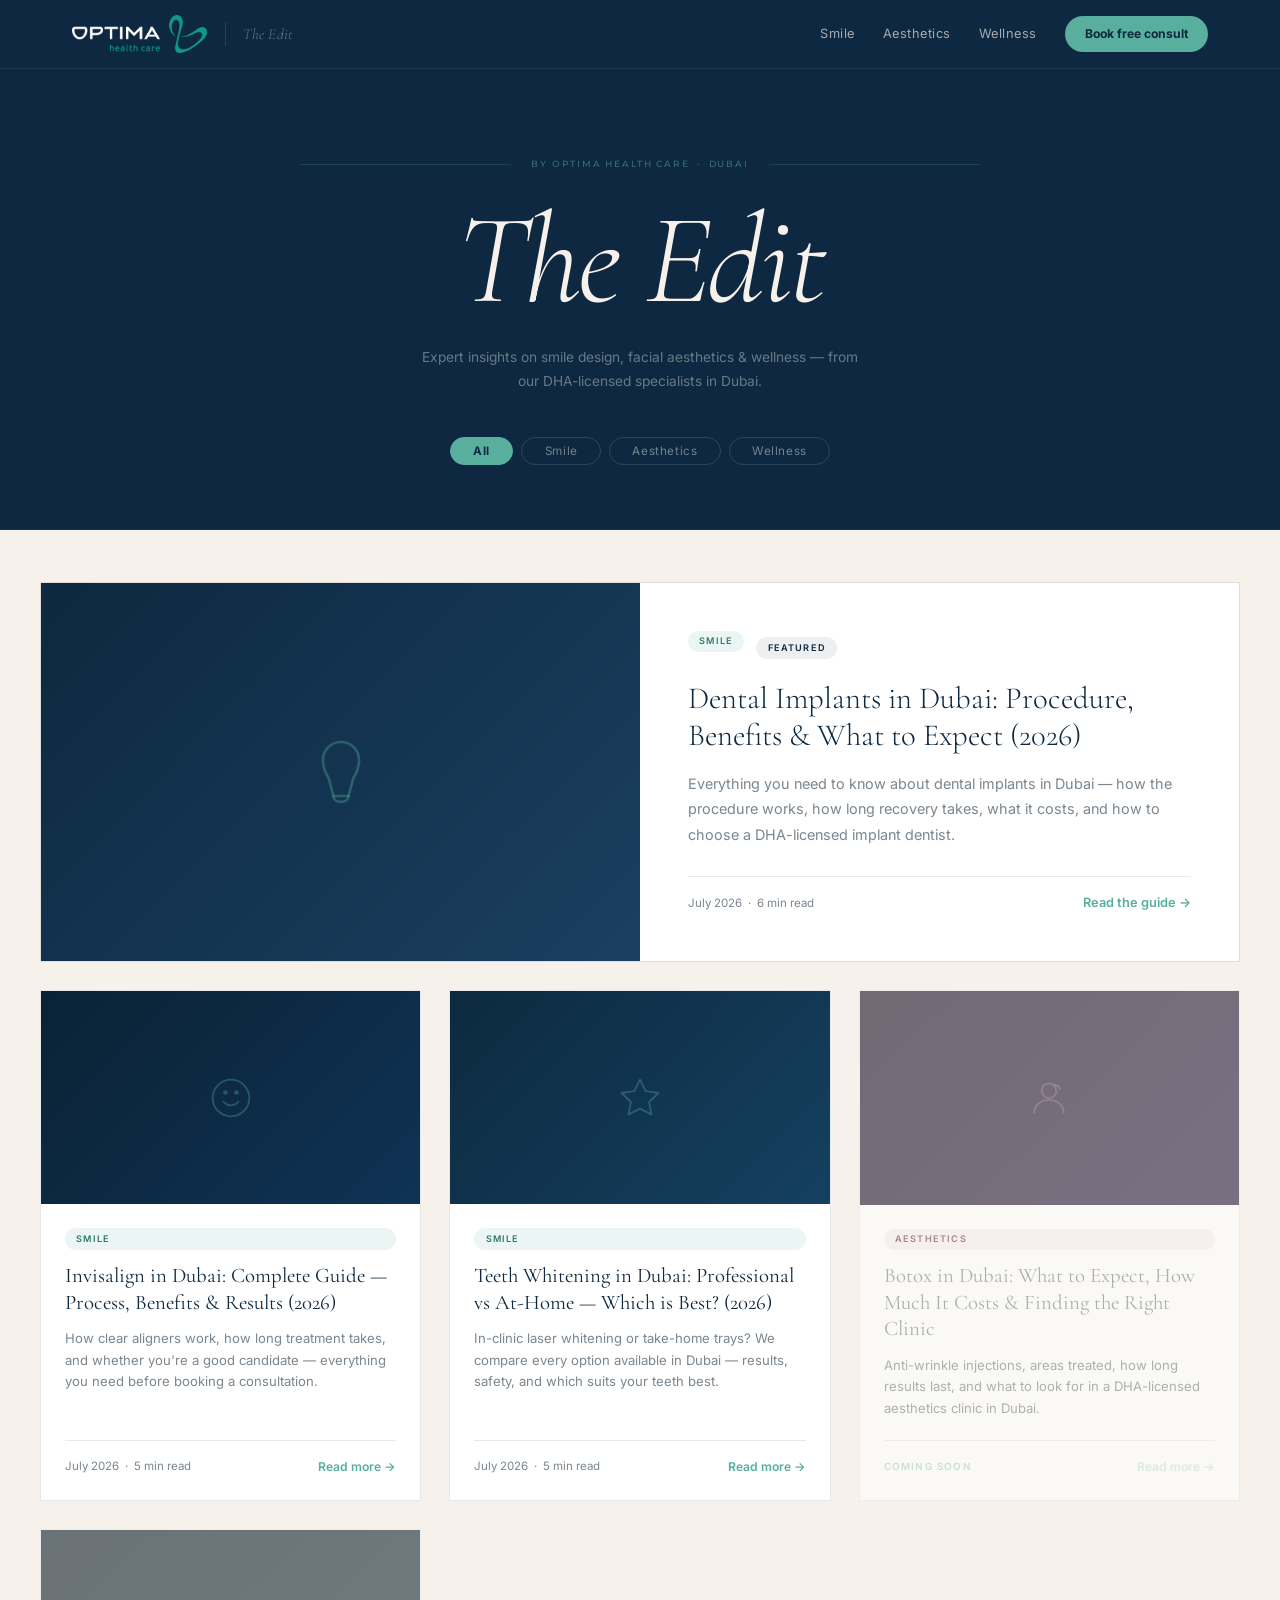
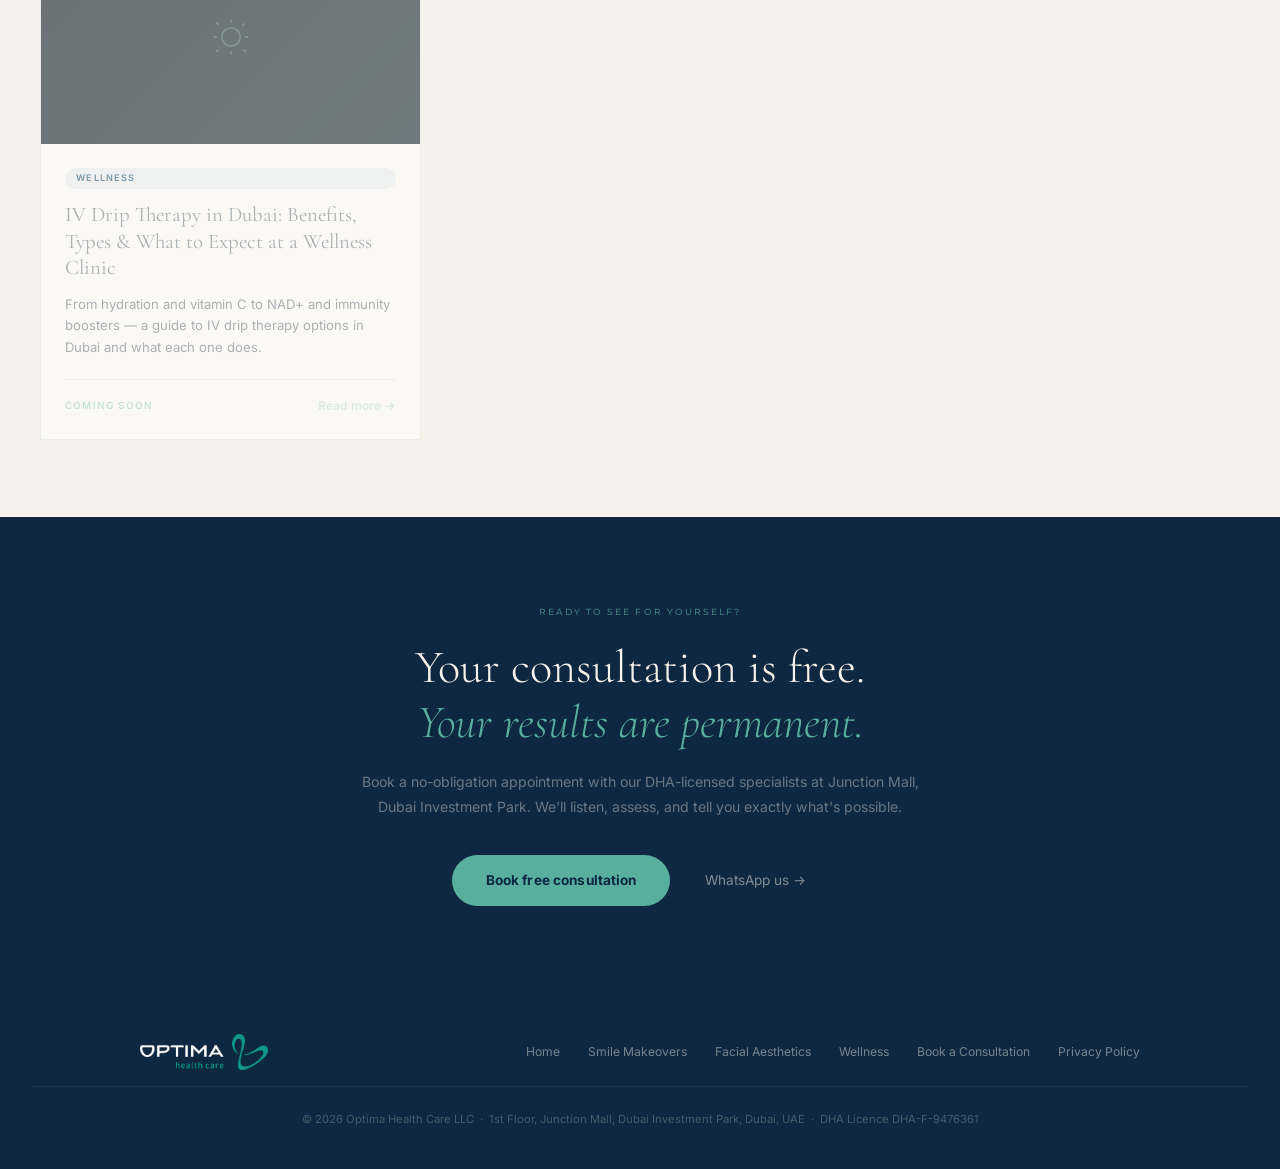
<file: blog.html>
<!DOCTYPE html>
<html lang="en">
<head>
  <meta charset="UTF-8">
  <meta name="viewport" content="width=device-width, initial-scale=1.0">
  <title>The Edit — Smile, Aesthetics &amp; Wellness | Optima Health Care Dubai</title>
  <meta name="description" content="The Edit by Optima Health Care — expert insights on smile design, facial aesthetics and wellness from our DHA-licensed specialists in Dubai Investment Park.">
  <meta name="robots" content="index, follow">
  <link rel="canonical" href="https://optimahealthcareuae.com/blog.html">
  <link rel="alternate" hreflang="en-AE" href="https://optimahealthcareuae.com/blog.html">
  <link rel="alternate" hreflang="x-default" href="https://optimahealthcareuae.com/blog.html">

  <link rel="icon" type="image/x-icon" href="/favicon.ico">
  <link rel="icon" type="image/png" href="/favicon-32x32.png" sizes="32x32">
  <link rel="apple-touch-icon" href="/apple-touch-icon.png">

  <meta property="og:type" content="website">
  <meta property="og:url" content="https://optimahealthcareuae.com/blog.html">
  <meta property="og:title" content="The Edit — Expert Insights from Optima Health Care Dubai">
  <meta property="og:description" content="Smile design, facial aesthetics and wellness guides from our DHA-licensed specialists in Dubai Investment Park.">
  <meta property="og:image" content="https://optimahealthcareuae.com/assets/images/og-image.jpg">

  <link rel="preconnect" href="https://fonts.googleapis.com">
  <link rel="preconnect" href="https://fonts.gstatic.com" crossorigin>
  <link href="https://fonts.googleapis.com/css2?family=Cormorant+Garamond:ital,wght@0,300;0,400;1,300;1,400&family=Inter:wght@400;500;600;700&family=Montserrat:wght@500;600&display=swap" rel="stylesheet">
  <link rel="stylesheet" href="/assets/css/blog.css">

  <script type="application/ld+json">
  {
    "@context": "https://schema.org",
    "@type": "Blog",
    "name": "The Edit — Optima Health Care",
    "description": "Expert insights on smile design, facial aesthetics and wellness from Optima Health Care, Dubai Investment Park.",
    "url": "https://optimahealthcareuae.com/blog.html",
    "publisher": { "@id": "https://optimahealthcareuae.com/#organization" }
  }
  </script>
</head>
<body>

  <!-- Header -->
  <header class="blog-header">
    <div class="blog-header-inner">
      <div class="header-left">
        <a href="/" class="blog-logo" aria-label="Optima Health Care home">
          <img src="/assets/images/logo-light.webp" alt="Optima Health Care">
        </a>
        <span class="header-edit-badge">The Edit</span>
      </div>
      <nav class="blog-nav" aria-label="Site navigation">
        <a href="/services/smile-makeovers.html">Smile</a>
        <a href="/services/facial-aesthetics.html">Aesthetics</a>
        <a href="/services/slimming-wellness.html">Wellness</a>
        <a href="/#book" class="nav-cta">Book free consult</a>
      </nav>
    </div>
  </header>

  <!-- Masthead -->
  <section class="edit-masthead">
    <div class="edit-masthead-inner">
      <div class="edit-rule-row">
        <span class="edit-rule-line"></span>
        <span class="edit-rule-label">by Optima Health Care &nbsp;·&nbsp; Dubai</span>
        <span class="edit-rule-line"></span>
      </div>
      <h1 class="edit-wordmark">The Edit</h1>
      <p class="edit-tagline">Expert insights on smile design, facial aesthetics &amp; wellness — from our DHA-licensed specialists in Dubai.</p>
      <div class="edit-filters" role="tablist" aria-label="Filter articles by category">
        <button class="edit-filter is-active" data-filter="all" role="tab" aria-selected="true">All</button>
        <button class="edit-filter" data-filter="smile" role="tab" aria-selected="false">Smile</button>
        <button class="edit-filter" data-filter="aesthetics" role="tab" aria-selected="false">Aesthetics</button>
        <button class="edit-filter" data-filter="wellness" role="tab" aria-selected="false">Wellness</button>
      </div>
    </div>
  </section>

  <!-- Content -->
  <section class="edit-grid-section">
    <div class="edit-grid-inner">
      <div class="edit-grid" id="edit-grid">

        <!-- Featured post -->
        <a href="/blog/dental-implants-dubai.html" class="edit-featured-card" data-category="smile">
          <div class="edit-featured-img">
            <div style="width:100%;height:100%;background:linear-gradient(135deg,#0D2840 0%,#1a4060 100%);display:flex;align-items:center;justify-content:center;">
              <svg width="72" height="72" viewBox="0 0 24 24" fill="none" stroke="rgba(88,175,158,0.35)" stroke-width="0.9" stroke-linecap="round" stroke-linejoin="round"><path d="M12 2C8.5 2 6 4.8 6 8c0 2.2.7 4.2 1.8 5.8L9.5 20h5l1.7-6.2C17.3 12.2 18 10.2 18 8c0-3.2-2.5-6-6-6z"/><path d="M9.5 20c0 1.1.9 2 2.5 2s2.5-.9 2.5-2"/></svg>
            </div>
          </div>
          <div class="edit-featured-body">
            <div class="edit-featured-meta">
              <span class="edit-cat-pill edit-cat-smile">Smile</span>
              <span class="edit-featured-badge">Featured</span>
            </div>
            <h2 class="edit-featured-title">Dental Implants in Dubai: Procedure, Benefits &amp; What to Expect (2026)</h2>
            <p class="edit-featured-excerpt">Everything you need to know about dental implants in Dubai — how the procedure works, how long recovery takes, what it costs, and how to choose a DHA-licensed implant dentist.</p>
            <div class="edit-featured-footer">
              <span class="edit-featured-read-time">July 2026 &nbsp;·&nbsp; 6 min read</span>
              <span class="edit-read-link">Read the guide <span aria-hidden="true">→</span></span>
            </div>
          </div>
        </a>

        <!-- Post 2 -->
        <a href="/blog/invisalign-dubai-guide.html" class="blog-card" data-category="smile">
          <div class="blog-card-img">
            <div class="blog-card-img-placeholder" style="background:linear-gradient(135deg,#0a2235 0%,#0f3355 100%);">
              <svg width="44" height="44" viewBox="0 0 24 24" fill="none" stroke="rgba(88,175,158,0.35)" stroke-width="1" stroke-linecap="round" stroke-linejoin="round"><circle cx="12" cy="12" r="10"/><path d="M8 14s1.5 2 4 2 4-2 4-2"/><line x1="9" y1="9" x2="9.01" y2="9" stroke-width="2.5"/><line x1="15" y1="9" x2="15.01" y2="9" stroke-width="2.5"/></svg>
            </div>
          </div>
          <div class="blog-card-body">
            <span class="edit-cat-pill edit-cat-smile">Smile</span>
            <h2 class="blog-card-title">Invisalign in Dubai: Complete Guide — Process, Benefits &amp; Results (2026)</h2>
            <p class="blog-card-excerpt">How clear aligners work, how long treatment takes, and whether you're a good candidate — everything you need before booking a consultation.</p>
            <div class="blog-card-footer">
              <span>July 2026 &nbsp;·&nbsp; 5 min read</span>
              <span class="blog-read-more">Read more →</span>
            </div>
          </div>
        </a>

        <!-- Post 3 -->
        <a href="/blog/teeth-whitening-dubai.html" class="blog-card" data-category="smile">
          <div class="blog-card-img">
            <div class="blog-card-img-placeholder" style="background:linear-gradient(135deg,#0c2a40 0%,#154060 100%);">
              <svg width="44" height="44" viewBox="0 0 24 24" fill="none" stroke="rgba(88,175,158,0.35)" stroke-width="1" stroke-linecap="round" stroke-linejoin="round"><path d="M12 2l3.09 6.26L22 9.27l-5 4.87 1.18 6.88L12 17.77l-6.18 3.25L7 14.14 2 9.27l6.91-1.01L12 2z"/></svg>
            </div>
          </div>
          <div class="blog-card-body">
            <span class="edit-cat-pill edit-cat-smile">Smile</span>
            <h2 class="blog-card-title">Teeth Whitening in Dubai: Professional vs At-Home — Which is Best? (2026)</h2>
            <p class="blog-card-excerpt">In-clinic laser whitening or take-home trays? We compare every option available in Dubai — results, safety, and which suits your teeth best.</p>
            <div class="blog-card-footer">
              <span>July 2026 &nbsp;·&nbsp; 5 min read</span>
              <span class="blog-read-more">Read more →</span>
            </div>
          </div>
        </a>

        <!-- Coming: Aesthetics -->
        <div class="edit-coming-card" data-category="aesthetics">
          <div class="blog-card-img">
            <div class="blog-card-img-placeholder" style="background:linear-gradient(135deg,#1a1228 0%,#2a1a3a 100%);">
              <svg width="44" height="44" viewBox="0 0 24 24" fill="none" stroke="rgba(180,120,160,0.35)" stroke-width="1" stroke-linecap="round" stroke-linejoin="round"><circle cx="12" cy="8" r="4"/><path d="M4 20c0-4 3.6-7 8-7s8 3 8 7"/><path d="M15 5c1 0 2.5.5 3 2"/></svg>
            </div>
          </div>
          <div class="blog-card-body">
            <span class="edit-cat-pill edit-cat-aesthetics">Aesthetics</span>
            <h2 class="blog-card-title" style="color:var(--ink-muted);">Botox in Dubai: What to Expect, How Much It Costs &amp; Finding the Right Clinic</h2>
            <p class="blog-card-excerpt">Anti-wrinkle injections, areas treated, how long results last, and what to look for in a DHA-licensed aesthetics clinic in Dubai.</p>
            <div class="blog-card-footer">
              <span class="edit-coming-label">Coming soon</span>
              <span class="blog-read-more" style="opacity:0.3;">Read more →</span>
            </div>
          </div>
        </div>

        <!-- Coming: Wellness -->
        <div class="edit-coming-card" data-category="wellness">
          <div class="blog-card-img">
            <div class="blog-card-img-placeholder" style="background:linear-gradient(135deg,#0e1f2a 0%,#172d3a 100%);">
              <svg width="44" height="44" viewBox="0 0 24 24" fill="none" stroke="rgba(120,180,160,0.35)" stroke-width="1" stroke-linecap="round" stroke-linejoin="round"><path d="M12 3v1m0 16v1M4.22 4.22l.7.7m14.14 14.14l.7.7M3 12h1m16 0h1M4.22 19.78l.7-.7M18.36 5.64l.7-.7M12 7a5 5 0 1 0 0 10A5 5 0 0 0 12 7z"/></svg>
            </div>
          </div>
          <div class="blog-card-body">
            <span class="edit-cat-pill edit-cat-wellness">Wellness</span>
            <h2 class="blog-card-title" style="color:var(--ink-muted);">IV Drip Therapy in Dubai: Benefits, Types &amp; What to Expect at a Wellness Clinic</h2>
            <p class="blog-card-excerpt">From hydration and vitamin C to NAD+ and immunity boosters — a guide to IV drip therapy options in Dubai and what each one does.</p>
            <div class="blog-card-footer">
              <span class="edit-coming-label">Coming soon</span>
              <span class="blog-read-more" style="opacity:0.3;">Read more →</span>
            </div>
          </div>
        </div>

      </div>

      <!-- Empty state -->
      <div class="edit-empty" id="edit-empty" aria-live="polite" style="display:none;">
        <p class="edit-empty-text">More <span id="edit-empty-cat"></span> insights landing soon.</p>
        <a href="/#book" class="edit-empty-cta">Book a free consultation instead →</a>
      </div>
    </div>
  </section>

  <!-- Consultation CTA -->
  <section class="edit-consult-cta">
    <div class="edit-consult-inner">
      <span class="edit-consult-eyebrow">Ready to see for yourself?</span>
      <h2 class="edit-consult-headline">Your consultation is free.<br><em>Your results are permanent.</em></h2>
      <p class="edit-consult-sub">Book a no-obligation appointment with our DHA-licensed specialists at Junction Mall, Dubai Investment Park. We'll listen, assess, and tell you exactly what's possible.</p>
      <div class="edit-consult-ctas">
        <a href="/#book" class="edit-cta-primary">Book free consultation</a>
        <a href="https://wa.me/971559920369" class="edit-cta-ghost" target="_blank" rel="noopener">WhatsApp us →</a>
      </div>
    </div>
  </section>

  <!-- Footer -->
  <footer class="blog-footer">
    <div class="blog-footer-inner">
      <a href="/" aria-label="Optima Health Care home">
        <img src="/assets/images/logo-light.webp" alt="Optima Health Care">
      </a>
      <nav class="blog-footer-links" aria-label="Footer navigation">
        <a href="/">Home</a>
        <a href="/services/smile-makeovers.html">Smile Makeovers</a>
        <a href="/services/facial-aesthetics.html">Facial Aesthetics</a>
        <a href="/services/slimming-wellness.html">Wellness</a>
        <a href="/#book">Book a Consultation</a>
        <a href="/privacy-policy.html">Privacy Policy</a>
      </nav>
    </div>
    <p class="blog-footer-copy">&copy; 2026 Optima Health Care LLC &nbsp;·&nbsp; 1st Floor, Junction Mall, Dubai Investment Park, Dubai, UAE &nbsp;·&nbsp; DHA Licence DHA-F-9476361</p>
  </footer>

  <script>
  (function() {
    var filters = document.querySelectorAll('.edit-filter');
    var cards = document.querySelectorAll('[data-category]');
    var emptyState = document.getElementById('edit-empty');
    var emptyCat = document.getElementById('edit-empty-cat');

    filters.forEach(function(btn) {
      btn.addEventListener('click', function() {
        filters.forEach(function(f) { f.classList.remove('is-active'); f.setAttribute('aria-selected','false'); });
        btn.classList.add('is-active');
        btn.setAttribute('aria-selected','true');

        var filter = btn.dataset.filter;
        var visible = 0;

        cards.forEach(function(card) {
          var match = filter === 'all' || card.dataset.category === filter;
          card.style.display = match ? '' : 'none';
          if (match) visible++;
        });

        if (emptyState) {
          emptyState.style.display = visible === 0 ? 'block' : 'none';
          if (emptyCat) emptyCat.textContent = btn.textContent;
        }
      });
    });
  })();
  </script>

</body>
</html>
</file>
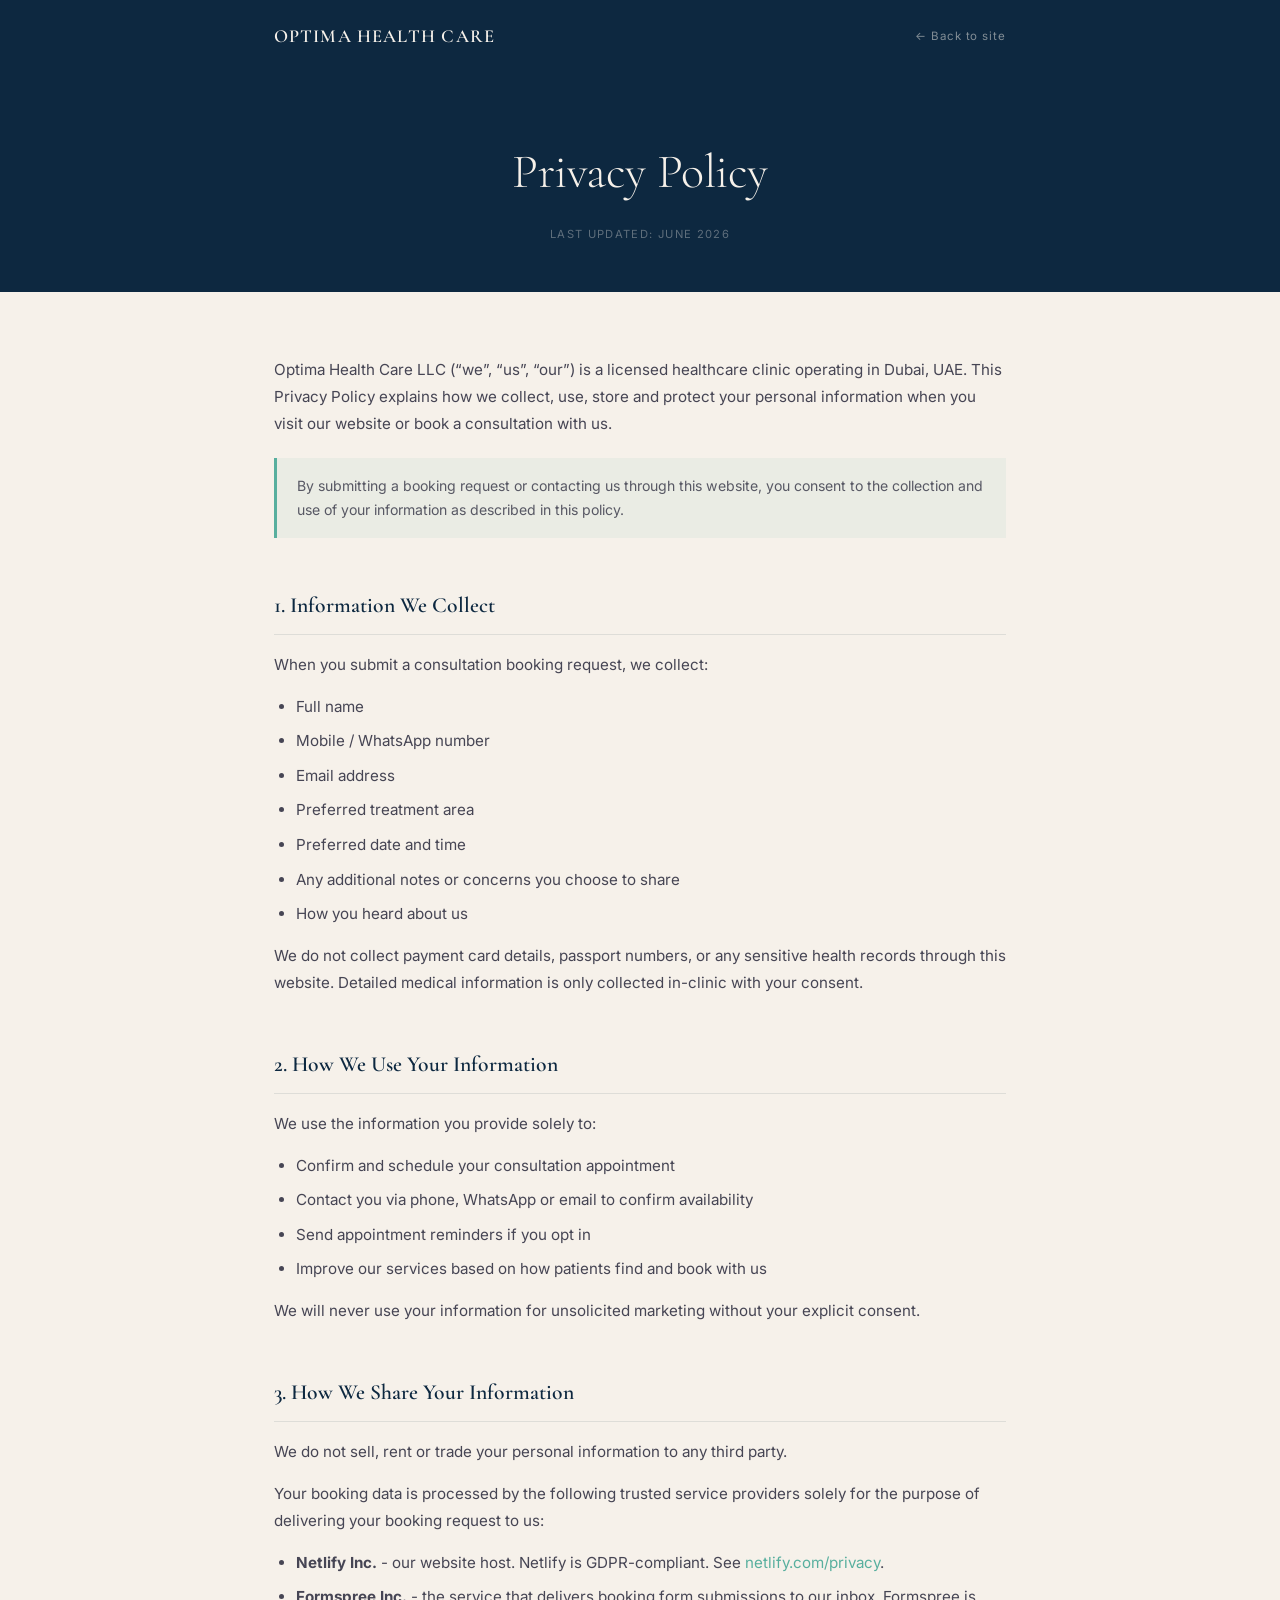
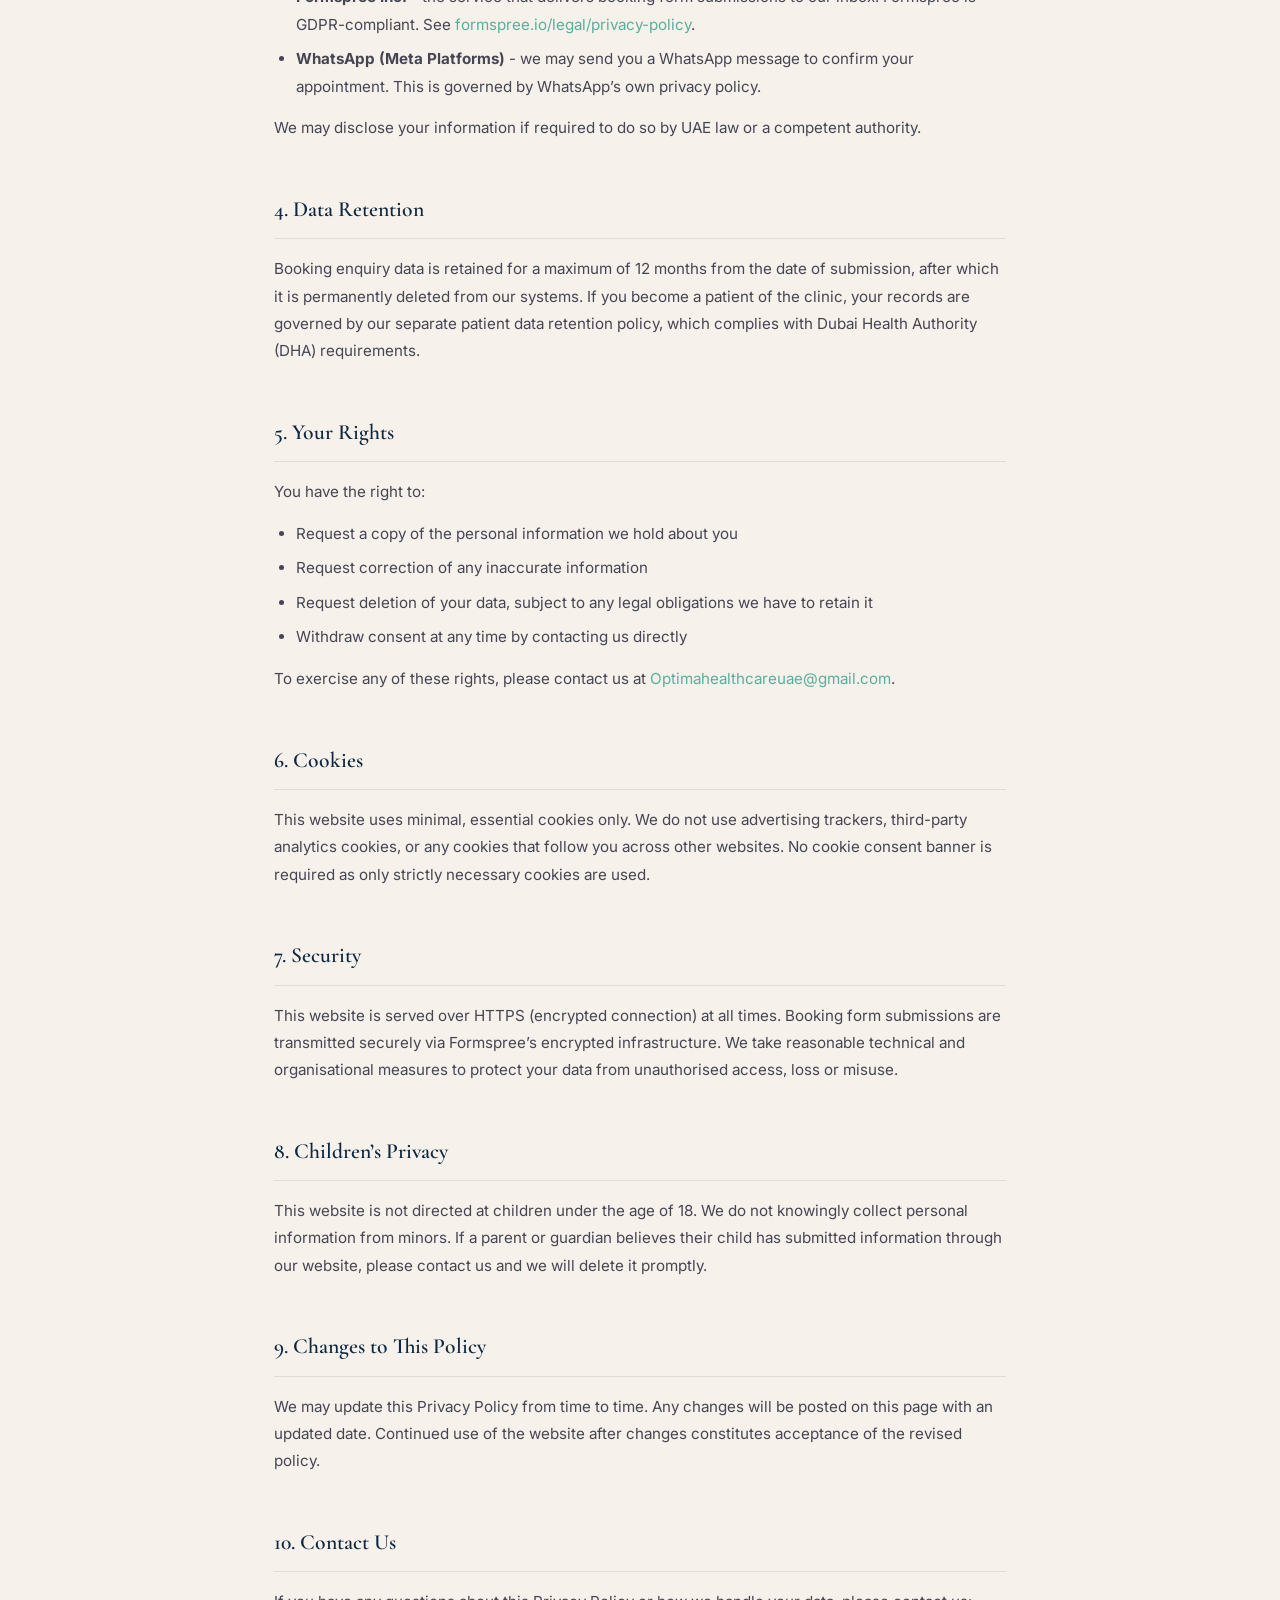
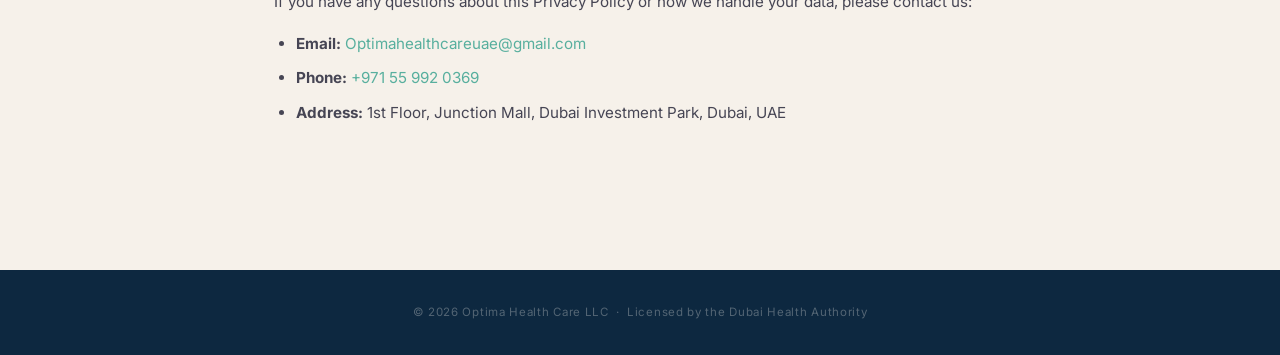
<file: privacy-policy.html>
<!DOCTYPE html>
<html lang="en">
<head>
    <meta charset="UTF-8">
    <meta name="viewport" content="width=device-width, initial-scale=1.0">
    <title>Privacy Policy | Optima Health Care</title>
    <meta name="description" content="Privacy Policy for Optima Health Care - how we collect, use and protect your personal information.">
    <meta name="robots" content="noindex">
    <link rel="preconnect" href="https://fonts.googleapis.com">
    <link href="https://fonts.googleapis.com/css2?family=Cormorant+Garamond:wght@300;400;600&family=Inter:wght@300;400;500;600&display=swap" rel="stylesheet">
    <style>
        *, *::before, *::after { box-sizing: border-box; margin: 0; padding: 0; }
        :root {
            --navy:  #0D2840;
            --teal:  #58AF9E;
            --cream: #F6F1EA;
            --ink:   #1a1a2e;
            --muted: rgba(13,40,64,0.45);
            --rule:  rgba(13,40,64,0.1);
        }
        body {
            font-family: 'Inter', system-ui, sans-serif;
            background: var(--cream);
            color: var(--ink);
            line-height: 1.8;
            font-size: 0.95rem;
        }

        /* ── Header ── */
        .pp-header {
            background: var(--navy);
            padding: 1.25rem 0;
        }
        .pp-header-inner {
            max-width: 780px;
            margin: 0 auto;
            padding: 0 1.5rem;
            display: flex;
            align-items: center;
            justify-content: space-between;
        }
        .pp-logo {
            font-family: 'Cormorant Garamond', Georgia, serif;
            font-size: 1.15rem;
            font-weight: 600;
            color: var(--cream);
            text-decoration: none;
            letter-spacing: 0.06em;
            text-transform: uppercase;
        }
        .pp-back {
            font-size: 0.72rem;
            color: rgba(246,241,234,0.5);
            text-decoration: none;
            letter-spacing: 0.08em;
            transition: color 0.2s;
        }
        .pp-back:hover { color: var(--teal); }

        /* ── Hero strip ── */
        .pp-hero {
            background: var(--navy);
            padding: 3.5rem 1.5rem 3rem;
            text-align: center;
        }
        .pp-title {
            font-family: 'Cormorant Garamond', Georgia, serif;
            font-weight: 300;
            font-size: clamp(2rem, 5vw, 3rem);
            color: var(--cream);
            letter-spacing: -0.01em;
            margin-bottom: 0.5rem;
        }
        .pp-updated {
            font-size: 0.7rem;
            letter-spacing: 0.12em;
            text-transform: uppercase;
            color: rgba(246,241,234,0.35);
        }

        /* ── Content ── */
        .pp-body {
            max-width: 780px;
            margin: 0 auto;
            padding: 4rem 1.5rem 6rem;
        }

        .pp-section { margin-bottom: 3rem; }

        .pp-section h2 {
            font-family: 'Cormorant Garamond', Georgia, serif;
            font-size: 1.35rem;
            font-weight: 600;
            color: var(--navy);
            margin-bottom: 1rem;
            padding-bottom: 0.6rem;
            border-bottom: 1px solid var(--rule);
        }
        .pp-section p { margin-bottom: 0.9rem; color: rgba(26,26,46,0.8); }
        .pp-section ul {
            padding-left: 1.4rem;
            margin-bottom: 0.9rem;
        }
        .pp-section ul li {
            margin-bottom: 0.45rem;
            color: rgba(26,26,46,0.8);
        }

        .pp-highlight {
            background: rgba(88,175,158,0.08);
            border-left: 3px solid var(--teal);
            padding: 1rem 1.25rem;
            margin: 1.25rem 0;
            font-size: 0.88rem;
            color: rgba(26,26,46,0.7);
            line-height: 1.7;
        }

        a { color: var(--teal); text-decoration: none; }
        a:hover { text-decoration: underline; }

        /* ── Footer ── */
        .pp-footer {
            background: var(--navy);
            padding: 2rem 1.5rem;
            text-align: center;
        }
        .pp-footer p {
            font-size: 0.72rem;
            color: rgba(246,241,234,0.3);
            letter-spacing: 0.06em;
        }
    </style>
</head>
<body>

    <header class="pp-header">
        <div class="pp-header-inner">
            <a href="/" class="pp-logo">Optima Health Care</a>
            <a href="/" class="pp-back">&larr; Back to site</a>
        </div>
    </header>

    <div class="pp-hero">
        <h1 class="pp-title">Privacy Policy</h1>
        <p class="pp-updated">Last updated: June 2026</p>
    </div>

    <main class="pp-body">

        <div class="pp-section">
            <p>Optima Health Care LLC (&ldquo;we&rdquo;, &ldquo;us&rdquo;, &ldquo;our&rdquo;) is a licensed healthcare clinic operating in Dubai, UAE. This Privacy Policy explains how we collect, use, store and protect your personal information when you visit our website or book a consultation with us.</p>
            <div class="pp-highlight">
                By submitting a booking request or contacting us through this website, you consent to the collection and use of your information as described in this policy.
            </div>
        </div>

        <div class="pp-section">
            <h2>1. Information We Collect</h2>
            <p>When you submit a consultation booking request, we collect:</p>
            <ul>
                <li>Full name</li>
                <li>Mobile / WhatsApp number</li>
                <li>Email address</li>
                <li>Preferred treatment area</li>
                <li>Preferred date and time</li>
                <li>Any additional notes or concerns you choose to share</li>
                <li>How you heard about us</li>
            </ul>
            <p>We do not collect payment card details, passport numbers, or any sensitive health records through this website. Detailed medical information is only collected in-clinic with your consent.</p>
        </div>

        <div class="pp-section">
            <h2>2. How We Use Your Information</h2>
            <p>We use the information you provide solely to:</p>
            <ul>
                <li>Confirm and schedule your consultation appointment</li>
                <li>Contact you via phone, WhatsApp or email to confirm availability</li>
                <li>Send appointment reminders if you opt in</li>
                <li>Improve our services based on how patients find and book with us</li>
            </ul>
            <p>We will never use your information for unsolicited marketing without your explicit consent.</p>
        </div>

        <div class="pp-section">
            <h2>3. How We Share Your Information</h2>
            <p>We do not sell, rent or trade your personal information to any third party.</p>
            <p>Your booking data is processed by the following trusted service providers solely for the purpose of delivering your booking request to us:</p>
            <ul>
                <li><strong>Netlify Inc.</strong> - our website host. Netlify is GDPR-compliant. See <a href="https://www.netlify.com/privacy/" target="_blank" rel="noopener">netlify.com/privacy</a>.</li>
                <li><strong>Formspree Inc.</strong> - the service that delivers booking form submissions to our inbox. Formspree is GDPR-compliant. See <a href="https://formspree.io/legal/privacy-policy/" target="_blank" rel="noopener">formspree.io/legal/privacy-policy</a>.</li>
                <li><strong>WhatsApp (Meta Platforms)</strong> - we may send you a WhatsApp message to confirm your appointment. This is governed by WhatsApp&rsquo;s own privacy policy.</li>
            </ul>
            <p>We may disclose your information if required to do so by UAE law or a competent authority.</p>
        </div>

        <div class="pp-section">
            <h2>4. Data Retention</h2>
            <p>Booking enquiry data is retained for a maximum of 12 months from the date of submission, after which it is permanently deleted from our systems. If you become a patient of the clinic, your records are governed by our separate patient data retention policy, which complies with Dubai Health Authority (DHA) requirements.</p>
        </div>

        <div class="pp-section">
            <h2>5. Your Rights</h2>
            <p>You have the right to:</p>
            <ul>
                <li>Request a copy of the personal information we hold about you</li>
                <li>Request correction of any inaccurate information</li>
                <li>Request deletion of your data, subject to any legal obligations we have to retain it</li>
                <li>Withdraw consent at any time by contacting us directly</li>
            </ul>
            <p>To exercise any of these rights, please contact us at <a href="mailto:Optimahealthcareuae@gmail.com">Optimahealthcareuae@gmail.com</a>.</p>
        </div>

        <div class="pp-section">
            <h2>6. Cookies</h2>
            <p>This website uses minimal, essential cookies only. We do not use advertising trackers, third-party analytics cookies, or any cookies that follow you across other websites. No cookie consent banner is required as only strictly necessary cookies are used.</p>
        </div>

        <div class="pp-section">
            <h2>7. Security</h2>
            <p>This website is served over HTTPS (encrypted connection) at all times. Booking form submissions are transmitted securely via Formspree&rsquo;s encrypted infrastructure. We take reasonable technical and organisational measures to protect your data from unauthorised access, loss or misuse.</p>
        </div>

        <div class="pp-section">
            <h2>8. Children&rsquo;s Privacy</h2>
            <p>This website is not directed at children under the age of 18. We do not knowingly collect personal information from minors. If a parent or guardian believes their child has submitted information through our website, please contact us and we will delete it promptly.</p>
        </div>

        <div class="pp-section">
            <h2>9. Changes to This Policy</h2>
            <p>We may update this Privacy Policy from time to time. Any changes will be posted on this page with an updated date. Continued use of the website after changes constitutes acceptance of the revised policy.</p>
        </div>

        <div class="pp-section">
            <h2>10. Contact Us</h2>
            <p>If you have any questions about this Privacy Policy or how we handle your data, please contact us:</p>
            <ul>
                <li><strong>Email:</strong> <a href="mailto:Optimahealthcareuae@gmail.com">Optimahealthcareuae@gmail.com</a></li>
                <li><strong>Phone:</strong> <a href="tel:+97155992036">+971 55 992 0369</a></li>
                <li><strong>Address:</strong> 1st Floor, Junction Mall, Dubai Investment Park, Dubai, UAE</li>
            </ul>
        </div>

    </main>

    <footer class="pp-footer">
        <p>&copy; 2026 Optima Health Care LLC &nbsp;&middot;&nbsp; Licensed by the Dubai Health Authority</p>
    </footer>

</body>
</html>
</file>
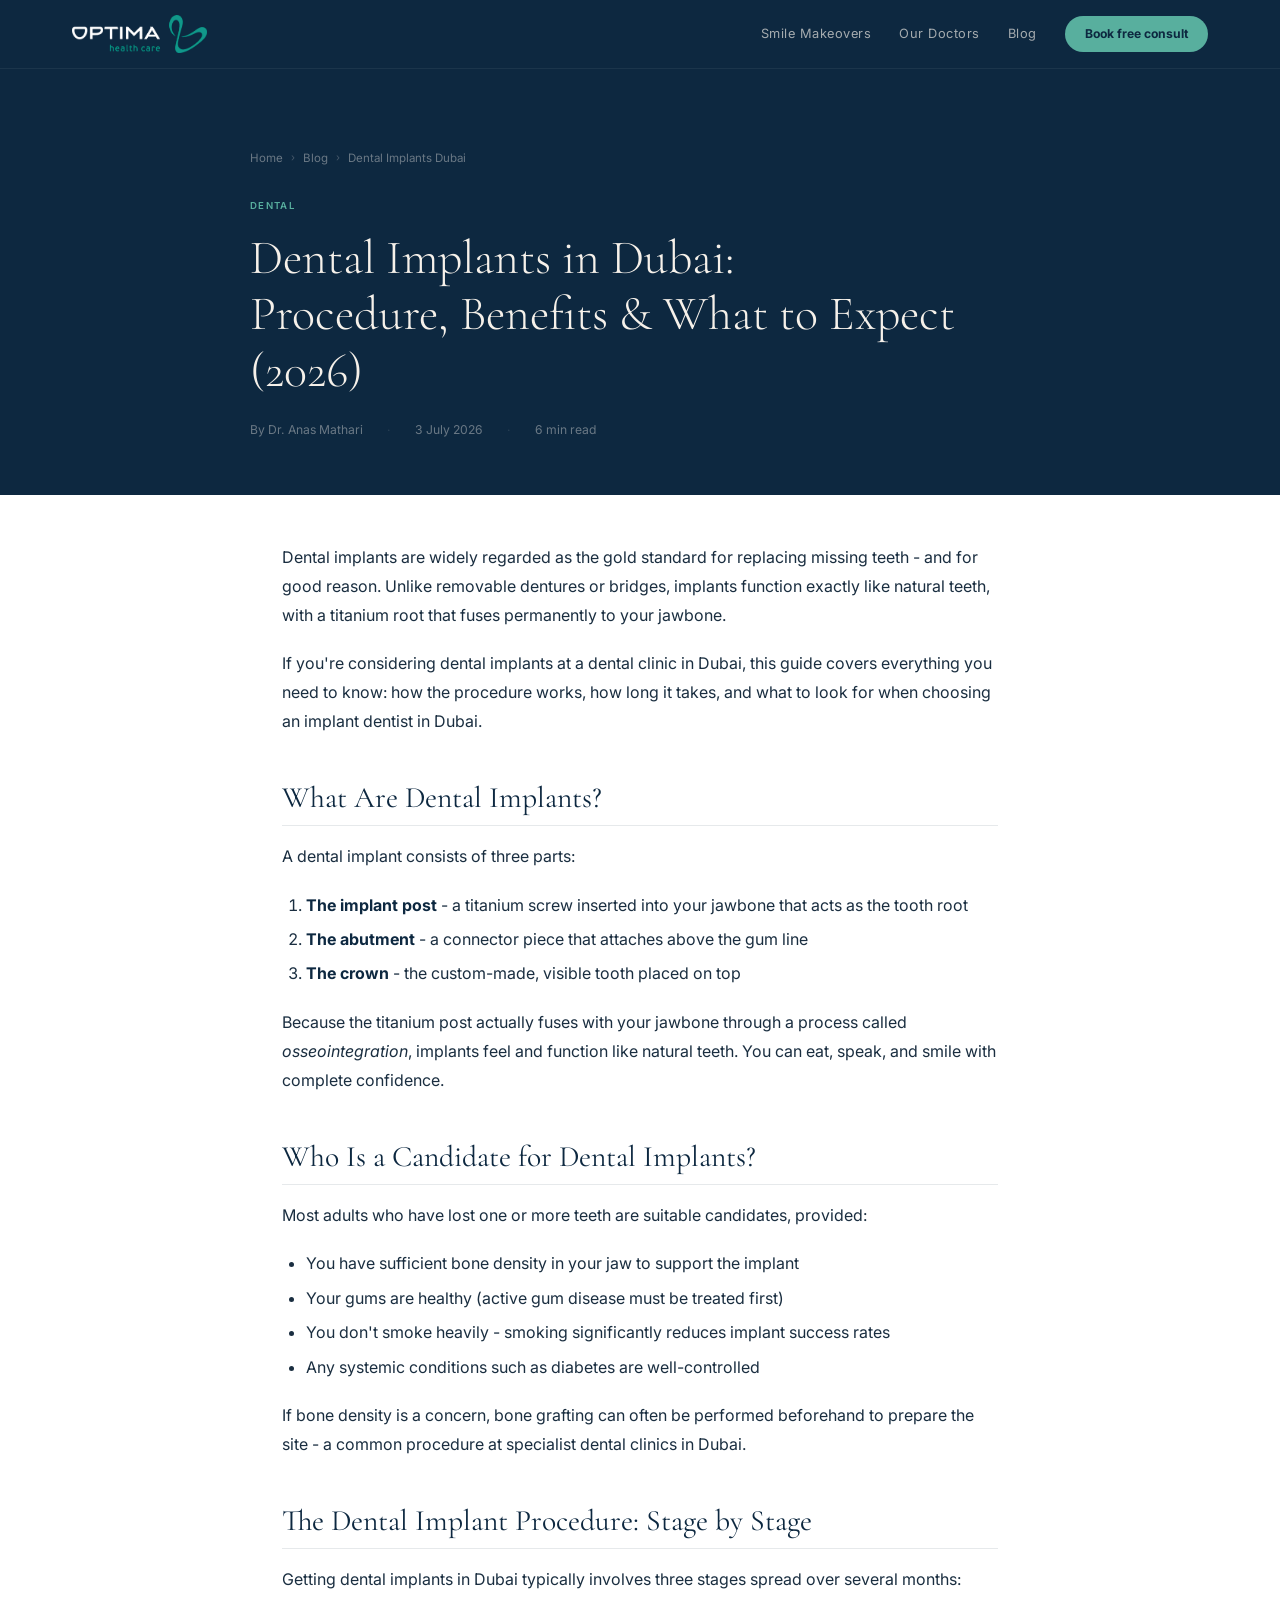
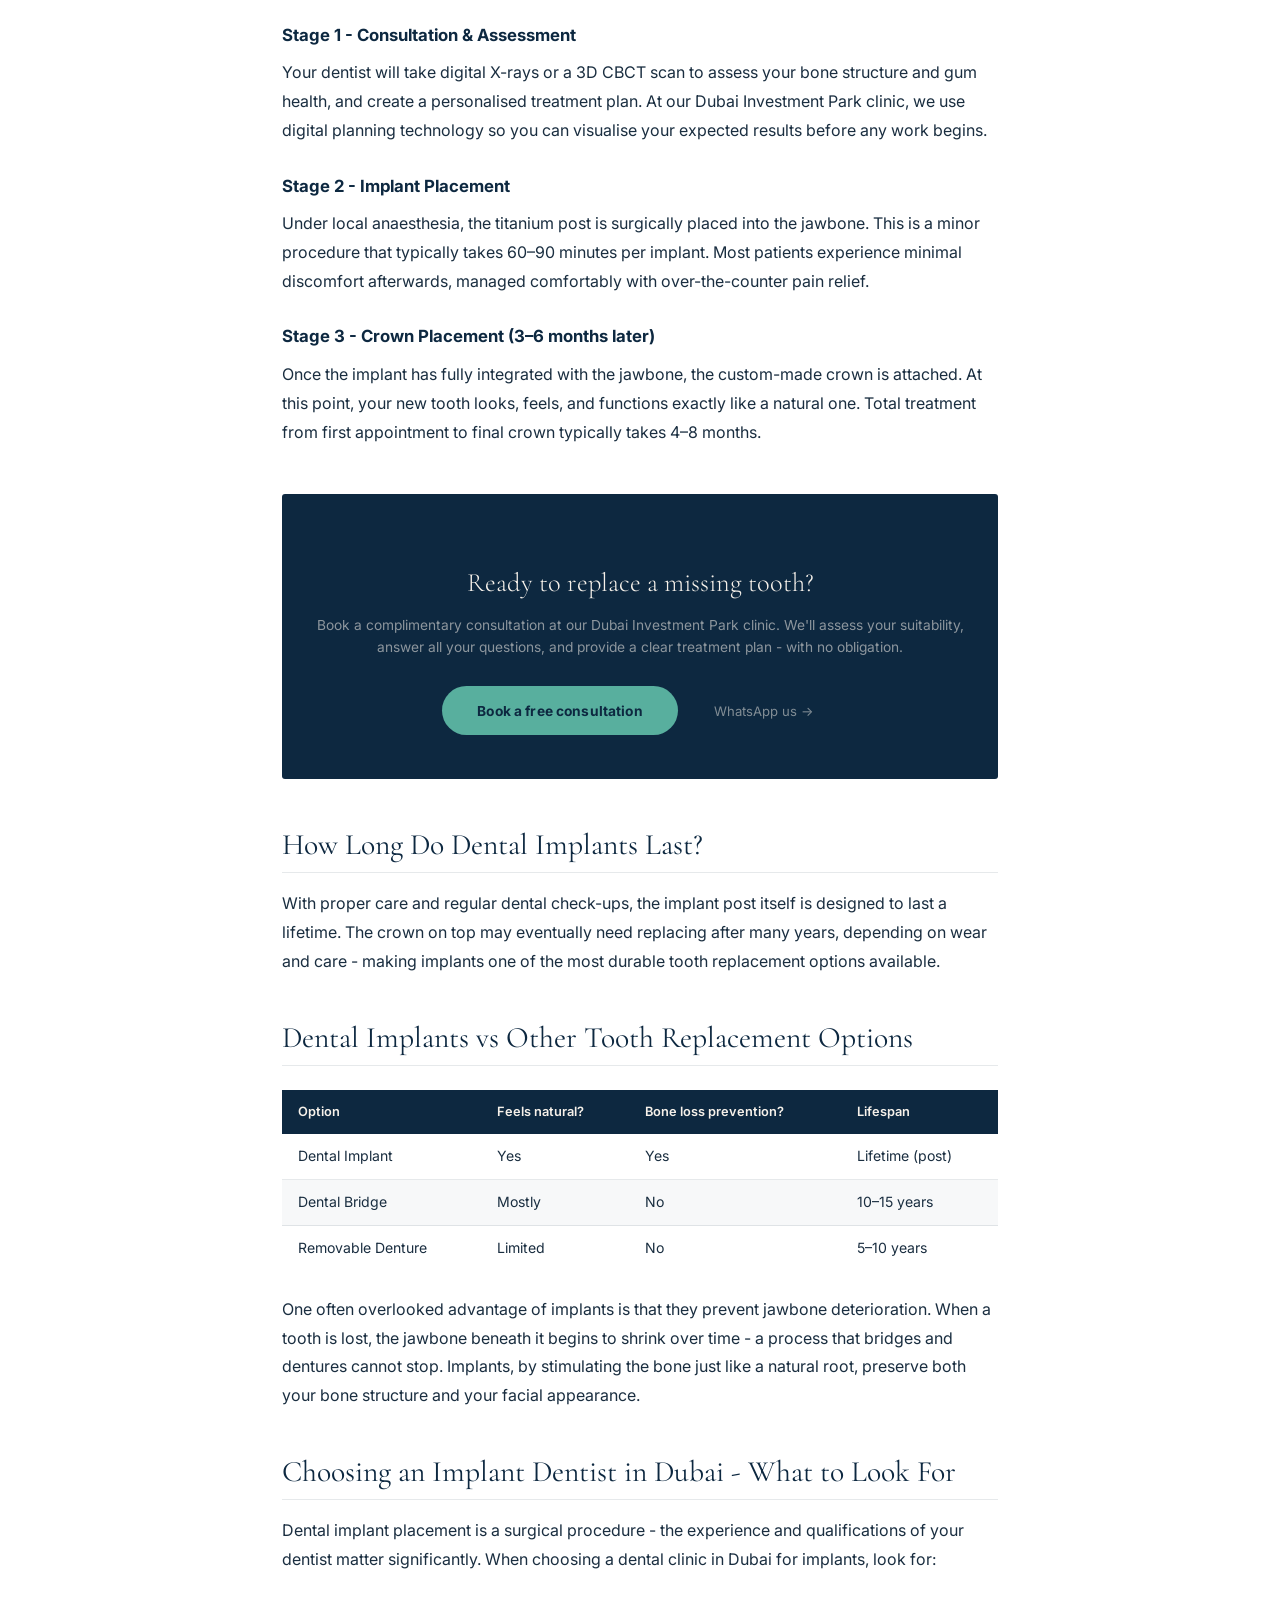
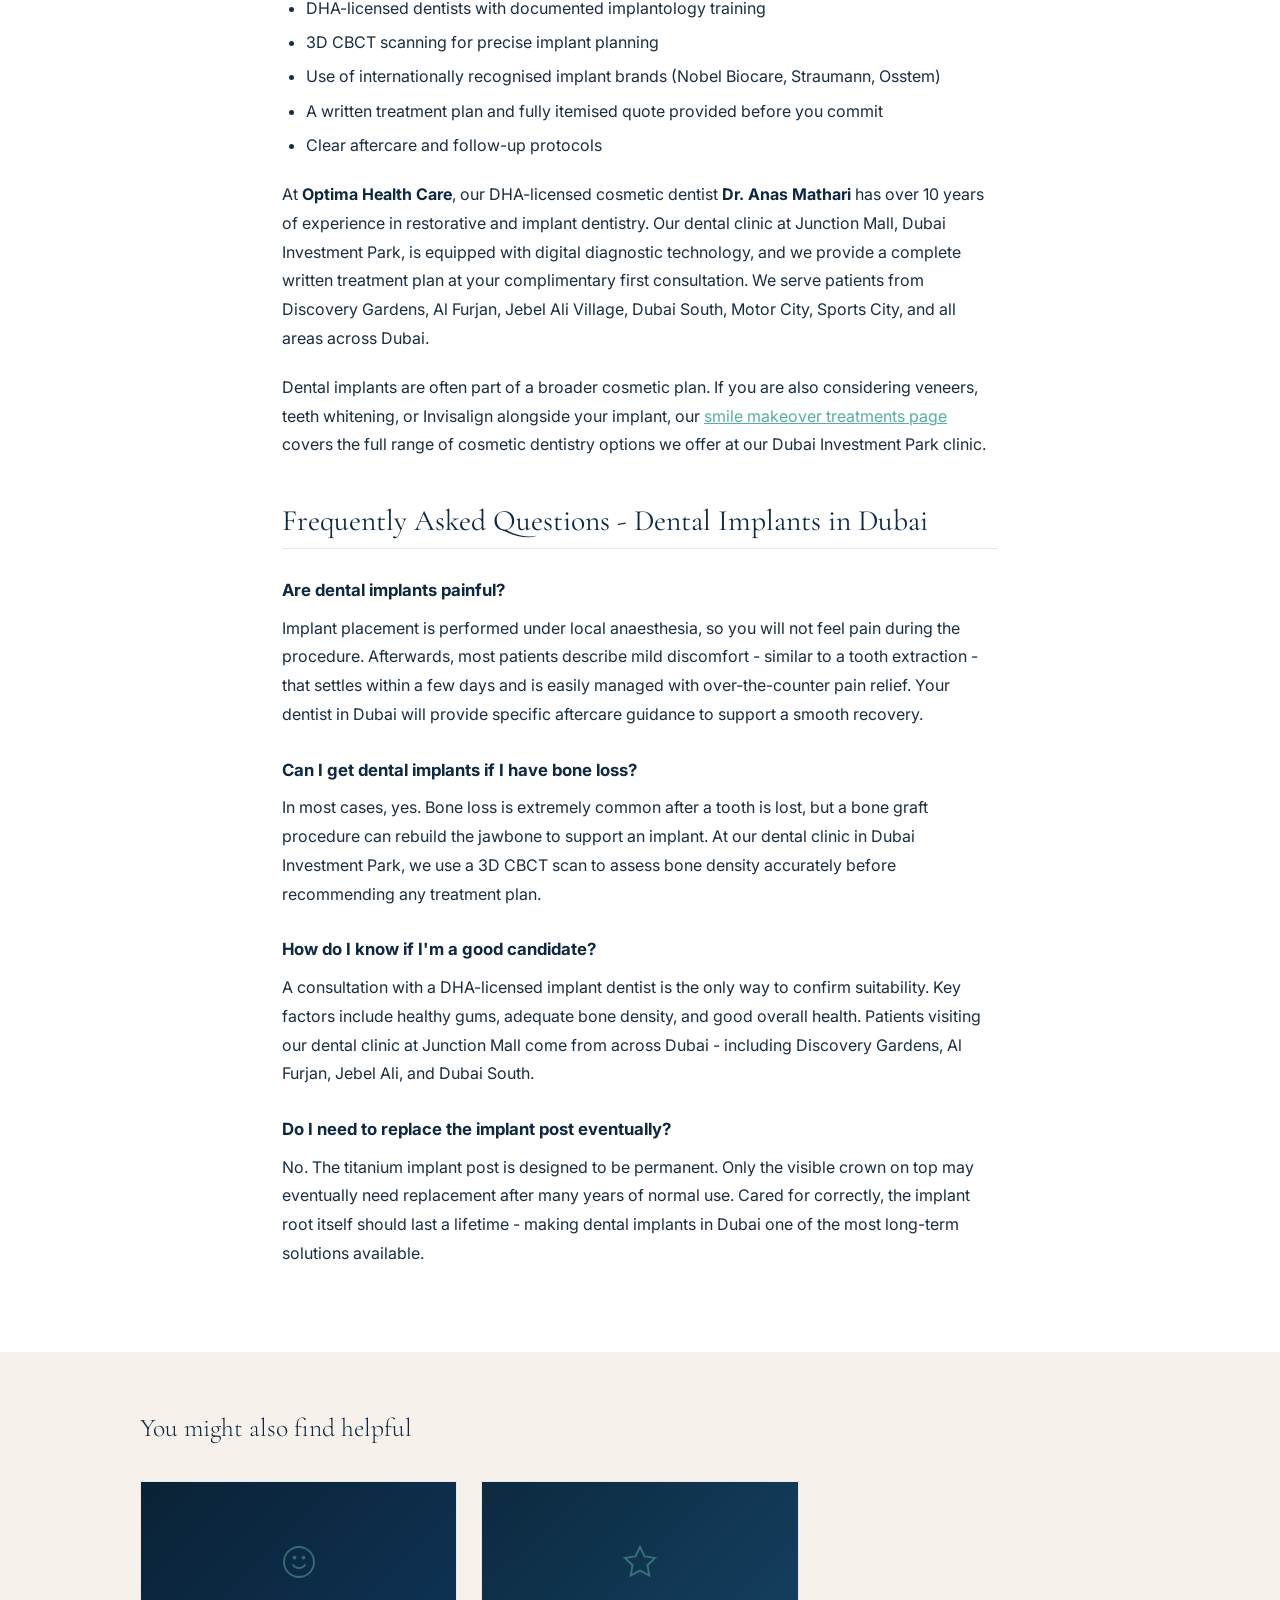
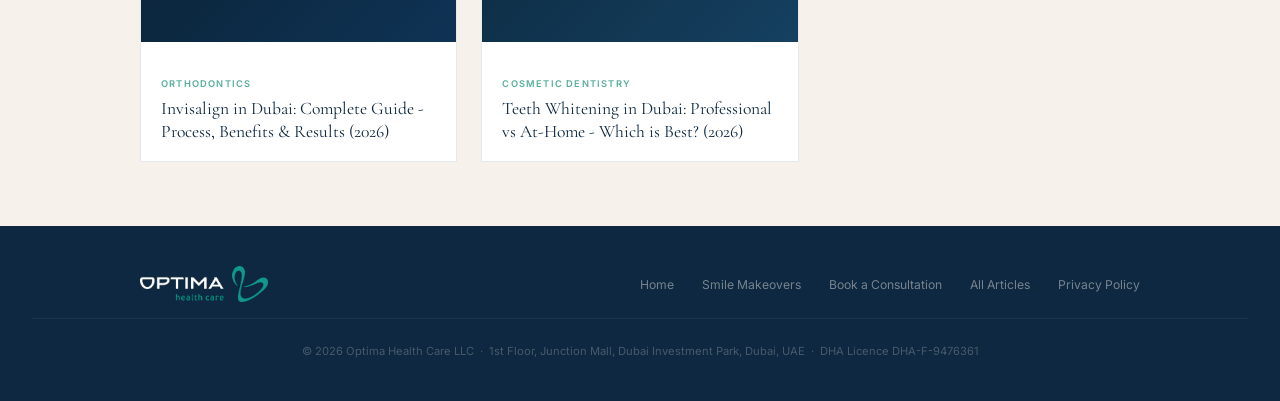
<file: blog/dental-implants-dubai.html>
<!DOCTYPE html>
<html lang="en">
<head>
  <meta charset="UTF-8">
  <meta name="viewport" content="width=device-width, initial-scale=1.0">
  <title>Dental Implants in Dubai: Procedure, Benefits &amp; What to Expect (2026) - Optima Health Care</title>
  <meta name="description" content="Complete guide to dental implants in Dubai - the 3-stage procedure, how long it takes, candidacy, and how to choose a DHA-licensed implant dentist at Dubai Investment Park.">
  <meta name="robots" content="index, follow">
  <link rel="canonical" href="https://optimahealthcareuae.com/blog/dental-implants-dubai.html">
  <link rel="alternate" hreflang="en-AE" href="https://optimahealthcareuae.com/blog/dental-implants-dubai.html">
  <link rel="alternate" hreflang="x-default" href="https://optimahealthcareuae.com/blog/dental-implants-dubai.html">

  <link rel="icon" type="image/x-icon" href="/favicon.ico">
  <link rel="icon" type="image/png" href="/favicon-32x32.png" sizes="32x32">
  <link rel="apple-touch-icon" href="/apple-touch-icon.png">

  <meta property="og:type" content="article">
  <meta property="og:url" content="https://optimahealthcareuae.com/blog/dental-implants-dubai.html">
  <meta property="og:title" content="Dental Implants in Dubai: Procedure, Benefits &amp; What to Expect (2026)">
  <meta property="og:description" content="Complete guide to dental implants in Dubai - the 3-stage procedure, candidacy, and how to choose a qualified implant dentist.">
  <meta property="og:image" content="https://optimahealthcareuae.com/assets/images/og-image.jpg">

  <link rel="preconnect" href="https://fonts.googleapis.com">
  <link rel="preconnect" href="https://fonts.gstatic.com" crossorigin>
  <link href="https://fonts.googleapis.com/css2?family=Cormorant+Garamond:ital,wght@0,300;0,400;1,300&family=Inter:wght@400;500;600;700&display=swap" rel="stylesheet">
  <link rel="stylesheet" href="/assets/css/blog.css">

  <script type="application/ld+json">
  {
    "@context": "https://schema.org",
    "@type": "Article",
    "@id": "https://optimahealthcareuae.com/blog/dental-implants-dubai.html",
    "headline": "Dental Implants in Dubai: Procedure, Benefits & What to Expect (2026)",
    "description": "Complete guide to dental implants in Dubai - the 3-stage procedure, how long it takes, and how to choose a DHA-licensed implant dentist.",
    "datePublished": "2026-07-03",
    "dateModified": "2026-07-03",
    "author": { "@type": "Person", "name": "Dr. Anas Mathari", "jobTitle": "Cosmetic Dentist", "worksFor": { "@id": "https://optimahealthcareuae.com/#organization" } },
    "publisher": { "@id": "https://optimahealthcareuae.com/#organization" },
    "mainEntityOfPage": "https://optimahealthcareuae.com/blog/dental-implants-dubai.html",
    "keywords": ["dental implants Dubai", "teeth implants Dubai Investment Park", "implant dentist Dubai", "dental implants procedure Dubai"]
  }
  </script>
  <script type="application/ld+json">
  {
    "@context": "https://schema.org",
    "@type": "FAQPage",
    "mainEntity": [
      {
        "@type": "Question",
        "name": "Are dental implants painful?",
        "acceptedAnswer": { "@type": "Answer", "text": "Implant placement is performed under local anaesthesia, so you will not feel pain during the procedure. Afterwards, most patients describe mild discomfort - similar to a tooth extraction - easily managed with over-the-counter pain relief." }
      },
      {
        "@type": "Question",
        "name": "How long do dental implants last?",
        "acceptedAnswer": { "@type": "Answer", "text": "The titanium implant post is designed to last a lifetime with proper care and regular dental check-ups. The crown on top may need replacing after many years depending on wear." }
      },
      {
        "@type": "Question",
        "name": "Can I get dental implants if I have bone loss?",
        "acceptedAnswer": { "@type": "Answer", "text": "In most cases, yes. A bone grafting procedure can rebuild jaw density to support an implant. Your implant dentist in Dubai will assess your bone with a 3D CBCT scan and advise on the best approach." }
      },
      {
        "@type": "Question",
        "name": "How do I find a good implant dentist in Dubai?",
        "acceptedAnswer": { "@type": "Answer", "text": "Look for a DHA-licensed implant dentist with specific training in implantology, access to 3D CBCT scanning, and use of established international implant brands. Optima Health Care at Junction Mall, Dubai Investment Park, provides a complete assessment and written treatment plan at a complimentary first consultation." }
      }
    ]
  }
  </script>
  <script type="application/ld+json">
  {
    "@context": "https://schema.org",
    "@type": "BreadcrumbList",
    "itemListElement": [
      { "@type": "ListItem", "position": 1, "name": "Home", "item": "https://optimahealthcareuae.com/" },
      { "@type": "ListItem", "position": 2, "name": "Blog", "item": "https://optimahealthcareuae.com/blog.html" },
      { "@type": "ListItem", "position": 3, "name": "Dental Implants in Dubai", "item": "https://optimahealthcareuae.com/blog/dental-implants-dubai.html" }
    ]
  }
  </script>
</head>
<body>

  <header class="blog-header">
    <div class="blog-header-inner">
      <a href="/" class="blog-logo" aria-label="Optima Health Care home">
        <img src="/assets/images/logo-light.webp" alt="Optima Health Care">
      </a>
      <nav class="blog-nav" aria-label="Blog navigation">
        <a href="/services/smile-makeovers.html">Smile Makeovers</a>
        <a href="/#doctors">Our Doctors</a>
        <a href="/blog.html">Blog</a>
        <a href="/#book" class="nav-cta">Book free consult</a>
      </nav>
    </div>
  </header>

  <section class="article-hero">
    <div class="article-hero-inner">
      <nav class="breadcrumb" aria-label="Breadcrumb">
        <a href="/">Home</a>
        <span class="breadcrumb-sep">›</span>
        <a href="/blog.html">Blog</a>
        <span class="breadcrumb-sep">›</span>
        <span class="breadcrumb-current">Dental Implants Dubai</span>
      </nav>
      <span class="article-cat">Dental</span>
      <h1 class="article-title">Dental Implants in Dubai:<br>Procedure, Benefits &amp; What to Expect (2026)</h1>
      <div class="article-meta">
        <span>By Dr. Anas Mathari</span>
        <span class="article-meta-sep">·</span>
        <span>3 July 2026</span>
        <span class="article-meta-sep">·</span>
        <span>6 min read</span>
      </div>
    </div>
  </section>

  <div class="article-wrap">
    <article class="article-body">

      <p>Dental implants are widely regarded as the gold standard for replacing missing teeth - and for good reason. Unlike removable dentures or bridges, implants function exactly like natural teeth, with a titanium root that fuses permanently to your jawbone.</p>

      <p>If you're considering dental implants at a dental clinic in Dubai, this guide covers everything you need to know: how the procedure works, how long it takes, and what to look for when choosing an implant dentist in Dubai.</p>

      <h2>What Are Dental Implants?</h2>

      <p>A dental implant consists of three parts:</p>
      <ol>
        <li><strong>The implant post</strong> - a titanium screw inserted into your jawbone that acts as the tooth root</li>
        <li><strong>The abutment</strong> - a connector piece that attaches above the gum line</li>
        <li><strong>The crown</strong> - the custom-made, visible tooth placed on top</li>
      </ol>

      <p>Because the titanium post actually fuses with your jawbone through a process called <em>osseointegration</em>, implants feel and function like natural teeth. You can eat, speak, and smile with complete confidence.</p>

      <h2>Who Is a Candidate for Dental Implants?</h2>

      <p>Most adults who have lost one or more teeth are suitable candidates, provided:</p>
      <ul>
        <li>You have sufficient bone density in your jaw to support the implant</li>
        <li>Your gums are healthy (active gum disease must be treated first)</li>
        <li>You don't smoke heavily - smoking significantly reduces implant success rates</li>
        <li>Any systemic conditions such as diabetes are well-controlled</li>
      </ul>

      <p>If bone density is a concern, bone grafting can often be performed beforehand to prepare the site - a common procedure at specialist dental clinics in Dubai.</p>

      <h2>The Dental Implant Procedure: Stage by Stage</h2>

      <p>Getting dental implants in Dubai typically involves three stages spread over several months:</p>

      <h3>Stage 1 - Consultation &amp; Assessment</h3>
      <p>Your dentist will take digital X-rays or a 3D CBCT scan to assess your bone structure and gum health, and create a personalised treatment plan. At our Dubai Investment Park clinic, we use digital planning technology so you can visualise your expected results before any work begins.</p>

      <h3>Stage 2 - Implant Placement</h3>
      <p>Under local anaesthesia, the titanium post is surgically placed into the jawbone. This is a minor procedure that typically takes 60–90 minutes per implant. Most patients experience minimal discomfort afterwards, managed comfortably with over-the-counter pain relief.</p>

      <h3>Stage 3 - Crown Placement (3–6 months later)</h3>
      <p>Once the implant has fully integrated with the jawbone, the custom-made crown is attached. At this point, your new tooth looks, feels, and functions exactly like a natural one. Total treatment from first appointment to final crown typically takes 4–8 months.</p>

      <div class="article-cta">
        <h3>Ready to replace a missing tooth?</h3>
        <p>Book a complimentary consultation at our Dubai Investment Park clinic. We'll assess your suitability, answer all your questions, and provide a clear treatment plan - with no obligation.</p>
        <a href="/#book" class="cta-btn">Book a free consultation</a>
        <a href="https://wa.me/971559920369?text=Hi%2C%20I%27d%20like%20to%20ask%20about%20dental%20implants." class="cta-ghost" target="_blank" rel="noopener">WhatsApp us →</a>
      </div>

      <h2>How Long Do Dental Implants Last?</h2>

      <p>With proper care and regular dental check-ups, the implant post itself is designed to last a lifetime. The crown on top may eventually need replacing after many years, depending on wear and care - making implants one of the most durable tooth replacement options available.</p>

      <h2>Dental Implants vs Other Tooth Replacement Options</h2>

      <table class="compare-table">
        <thead>
          <tr><th>Option</th><th>Feels natural?</th><th>Bone loss prevention?</th><th>Lifespan</th></tr>
        </thead>
        <tbody>
          <tr><td>Dental Implant</td><td>Yes</td><td>Yes</td><td>Lifetime (post)</td></tr>
          <tr><td>Dental Bridge</td><td>Mostly</td><td>No</td><td>10–15 years</td></tr>
          <tr><td>Removable Denture</td><td>Limited</td><td>No</td><td>5–10 years</td></tr>
        </tbody>
      </table>

      <p>One often overlooked advantage of implants is that they prevent jawbone deterioration. When a tooth is lost, the jawbone beneath it begins to shrink over time - a process that bridges and dentures cannot stop. Implants, by stimulating the bone just like a natural root, preserve both your bone structure and your facial appearance.</p>

      <h2>Choosing an Implant Dentist in Dubai - What to Look For</h2>

      <p>Dental implant placement is a surgical procedure - the experience and qualifications of your dentist matter significantly. When choosing a dental clinic in Dubai for implants, look for:</p>
      <ul>
        <li>DHA-licensed dentists with documented implantology training</li>
        <li>3D CBCT scanning for precise implant planning</li>
        <li>Use of internationally recognised implant brands (Nobel Biocare, Straumann, Osstem)</li>
        <li>A written treatment plan and fully itemised quote provided before you commit</li>
        <li>Clear aftercare and follow-up protocols</li>
      </ul>

      <p>At <strong>Optima Health Care</strong>, our DHA-licensed cosmetic dentist <strong>Dr. Anas Mathari</strong> has over 10 years of experience in restorative and implant dentistry. Our dental clinic at Junction Mall, Dubai Investment Park, is equipped with digital diagnostic technology, and we provide a complete written treatment plan at your complimentary first consultation. We serve patients from Discovery Gardens, Al Furjan, Jebel Ali Village, Dubai South, Motor City, Sports City, and all areas across Dubai.</p>

      <p>Dental implants are often part of a broader cosmetic plan. If you are also considering veneers, teeth whitening, or Invisalign alongside your implant, our <a href="/services/smile-makeovers.html">smile makeover treatments page</a> covers the full range of cosmetic dentistry options we offer at our Dubai Investment Park clinic.</p>

      <h2>Frequently Asked Questions - Dental Implants in Dubai</h2>

      <h3>Are dental implants painful?</h3>
      <p>Implant placement is performed under local anaesthesia, so you will not feel pain during the procedure. Afterwards, most patients describe mild discomfort - similar to a tooth extraction - that settles within a few days and is easily managed with over-the-counter pain relief. Your dentist in Dubai will provide specific aftercare guidance to support a smooth recovery.</p>

      <h3>Can I get dental implants if I have bone loss?</h3>
      <p>In most cases, yes. Bone loss is extremely common after a tooth is lost, but a bone graft procedure can rebuild the jawbone to support an implant. At our dental clinic in Dubai Investment Park, we use a 3D CBCT scan to assess bone density accurately before recommending any treatment plan.</p>

      <h3>How do I know if I'm a good candidate?</h3>
      <p>A consultation with a DHA-licensed implant dentist is the only way to confirm suitability. Key factors include healthy gums, adequate bone density, and good overall health. Patients visiting our dental clinic at Junction Mall come from across Dubai - including Discovery Gardens, Al Furjan, Jebel Ali, and Dubai South.</p>

      <h3>Do I need to replace the implant post eventually?</h3>
      <p>No. The titanium implant post is designed to be permanent. Only the visible crown on top may eventually need replacement after many years of normal use. Cared for correctly, the implant root itself should last a lifetime - making dental implants in Dubai one of the most long-term solutions available.</p>

    </article>
  </div>

  <!-- Related posts -->
  <section class="related-section">
    <div class="related-inner">
      <h2>You might also find helpful</h2>
      <div class="related-grid">
        <a href="/blog/invisalign-dubai-guide.html" class="related-card">
          <div class="related-card-img">
            <div class="related-card-img-placeholder" style="background:linear-gradient(135deg,#0a2235 0%,#0f3355 100%);height:160px;display:flex;align-items:center;justify-content:center;">
              <svg width="36" height="36" viewBox="0 0 24 24" fill="none" stroke="rgba(88,175,158,0.5)" stroke-width="1.3" stroke-linecap="round"><circle cx="12" cy="12" r="10"/><path d="M8 14s1.5 2 4 2 4-2 4-2"/><line x1="9" y1="9" x2="9.01" y2="9" stroke-width="2.5"/><line x1="15" y1="9" x2="15.01" y2="9" stroke-width="2.5"/></svg>
            </div>
          </div>
          <div class="related-card-body">
            <span class="related-card-cat">Orthodontics</span>
            <p class="related-card-title">Invisalign in Dubai: Complete Guide - Process, Benefits &amp; Results (2026)</p>
          </div>
        </a>
        <a href="/blog/teeth-whitening-dubai.html" class="related-card">
          <div class="related-card-img">
            <div class="related-card-img-placeholder" style="background:linear-gradient(135deg,#0c2a40 0%,#154060 100%);height:160px;display:flex;align-items:center;justify-content:center;">
              <svg width="36" height="36" viewBox="0 0 24 24" fill="none" stroke="rgba(88,175,158,0.5)" stroke-width="1.3" stroke-linecap="round"><path d="M12 2l3.09 6.26L22 9.27l-5 4.87 1.18 6.88L12 17.77l-6.18 3.25L7 14.14 2 9.27l6.91-1.01L12 2z"/></svg>
            </div>
          </div>
          <div class="related-card-body">
            <span class="related-card-cat">Cosmetic Dentistry</span>
            <p class="related-card-title">Teeth Whitening in Dubai: Professional vs At-Home - Which is Best? (2026)</p>
          </div>
        </a>
      </div>
    </div>
  </section>

  <footer class="blog-footer">
    <div class="blog-footer-inner">
      <a href="/" aria-label="Optima Health Care home">
        <img src="/assets/images/logo-light.webp" alt="Optima Health Care">
      </a>
      <nav class="blog-footer-links" aria-label="Footer navigation">
        <a href="/">Home</a>
        <a href="/services/smile-makeovers.html">Smile Makeovers</a>
        <a href="/#book">Book a Consultation</a>
        <a href="/blog.html">All Articles</a>
        <a href="/privacy-policy.html">Privacy Policy</a>
      </nav>
    </div>
    <p class="blog-footer-copy">&copy; 2026 Optima Health Care LLC &nbsp;·&nbsp; 1st Floor, Junction Mall, Dubai Investment Park, Dubai, UAE &nbsp;·&nbsp; DHA Licence DHA-F-9476361</p>
  </footer>

</body>
</html>
</file>
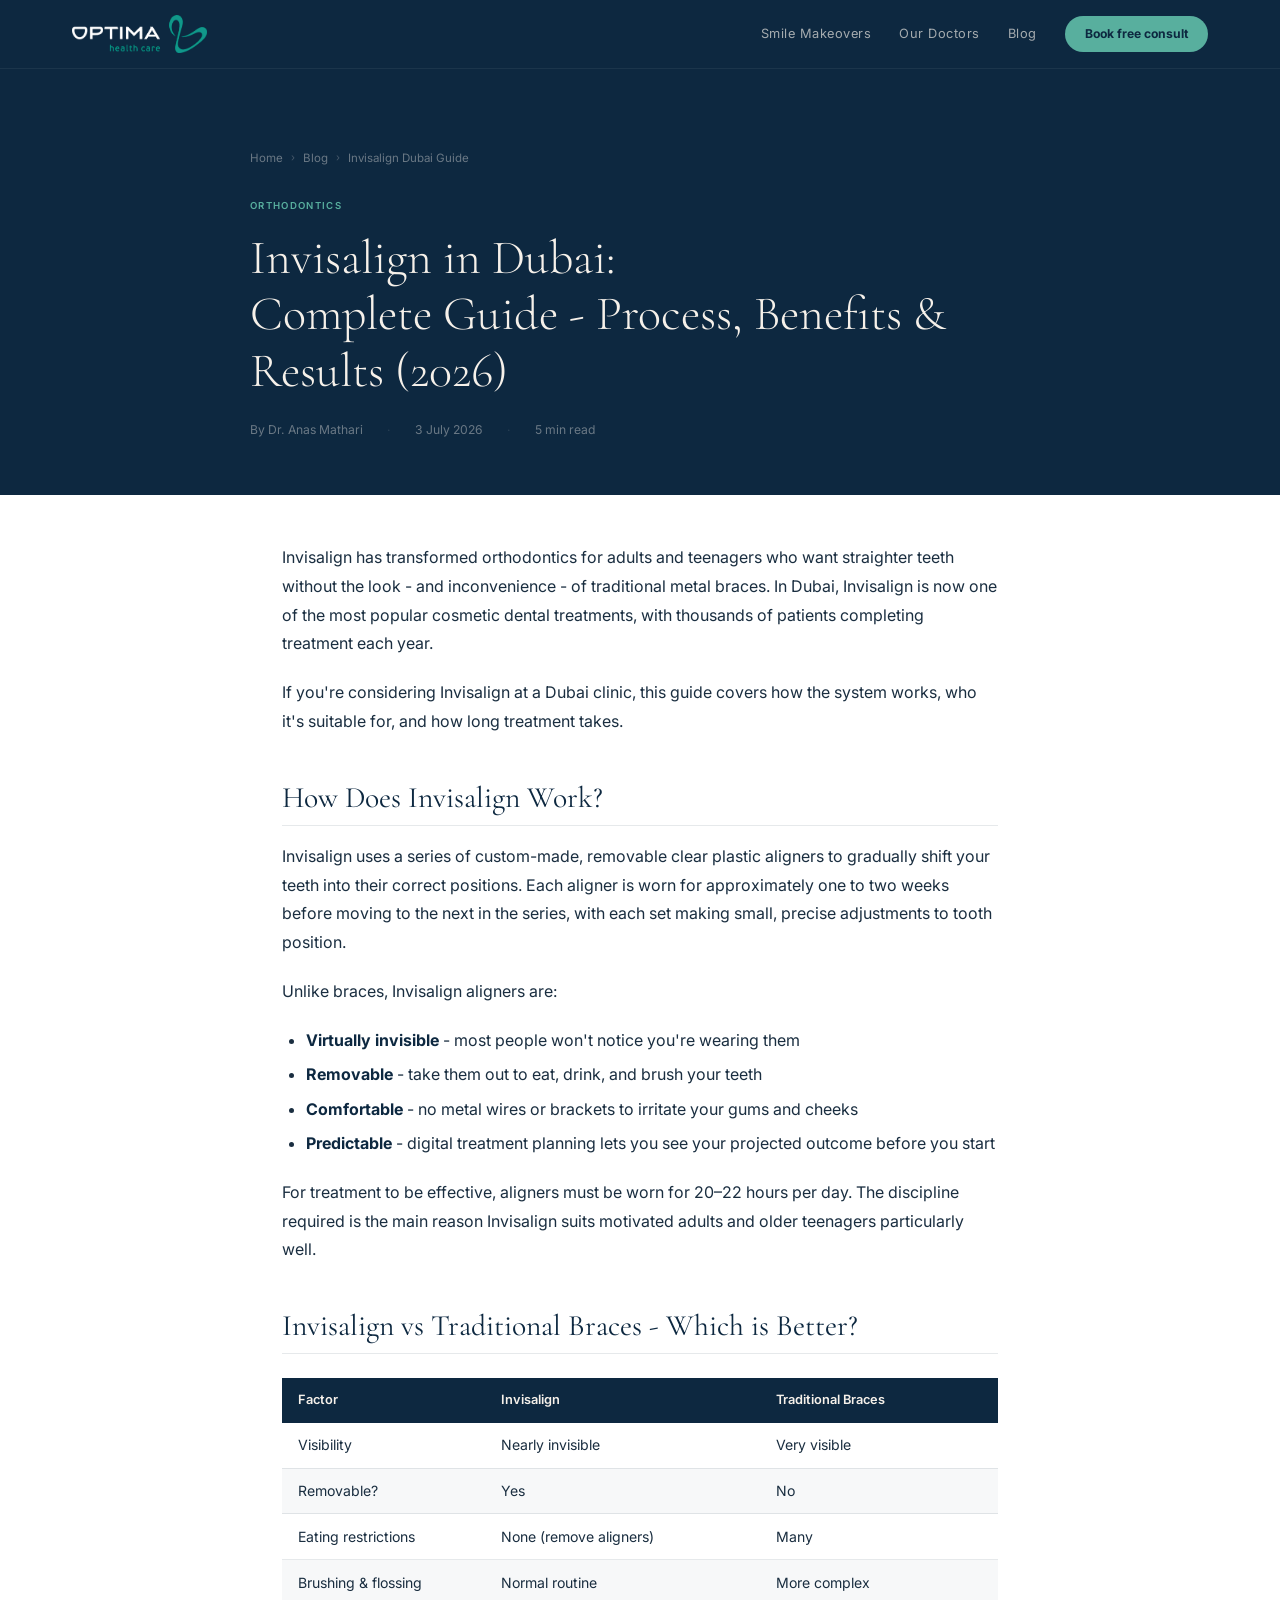
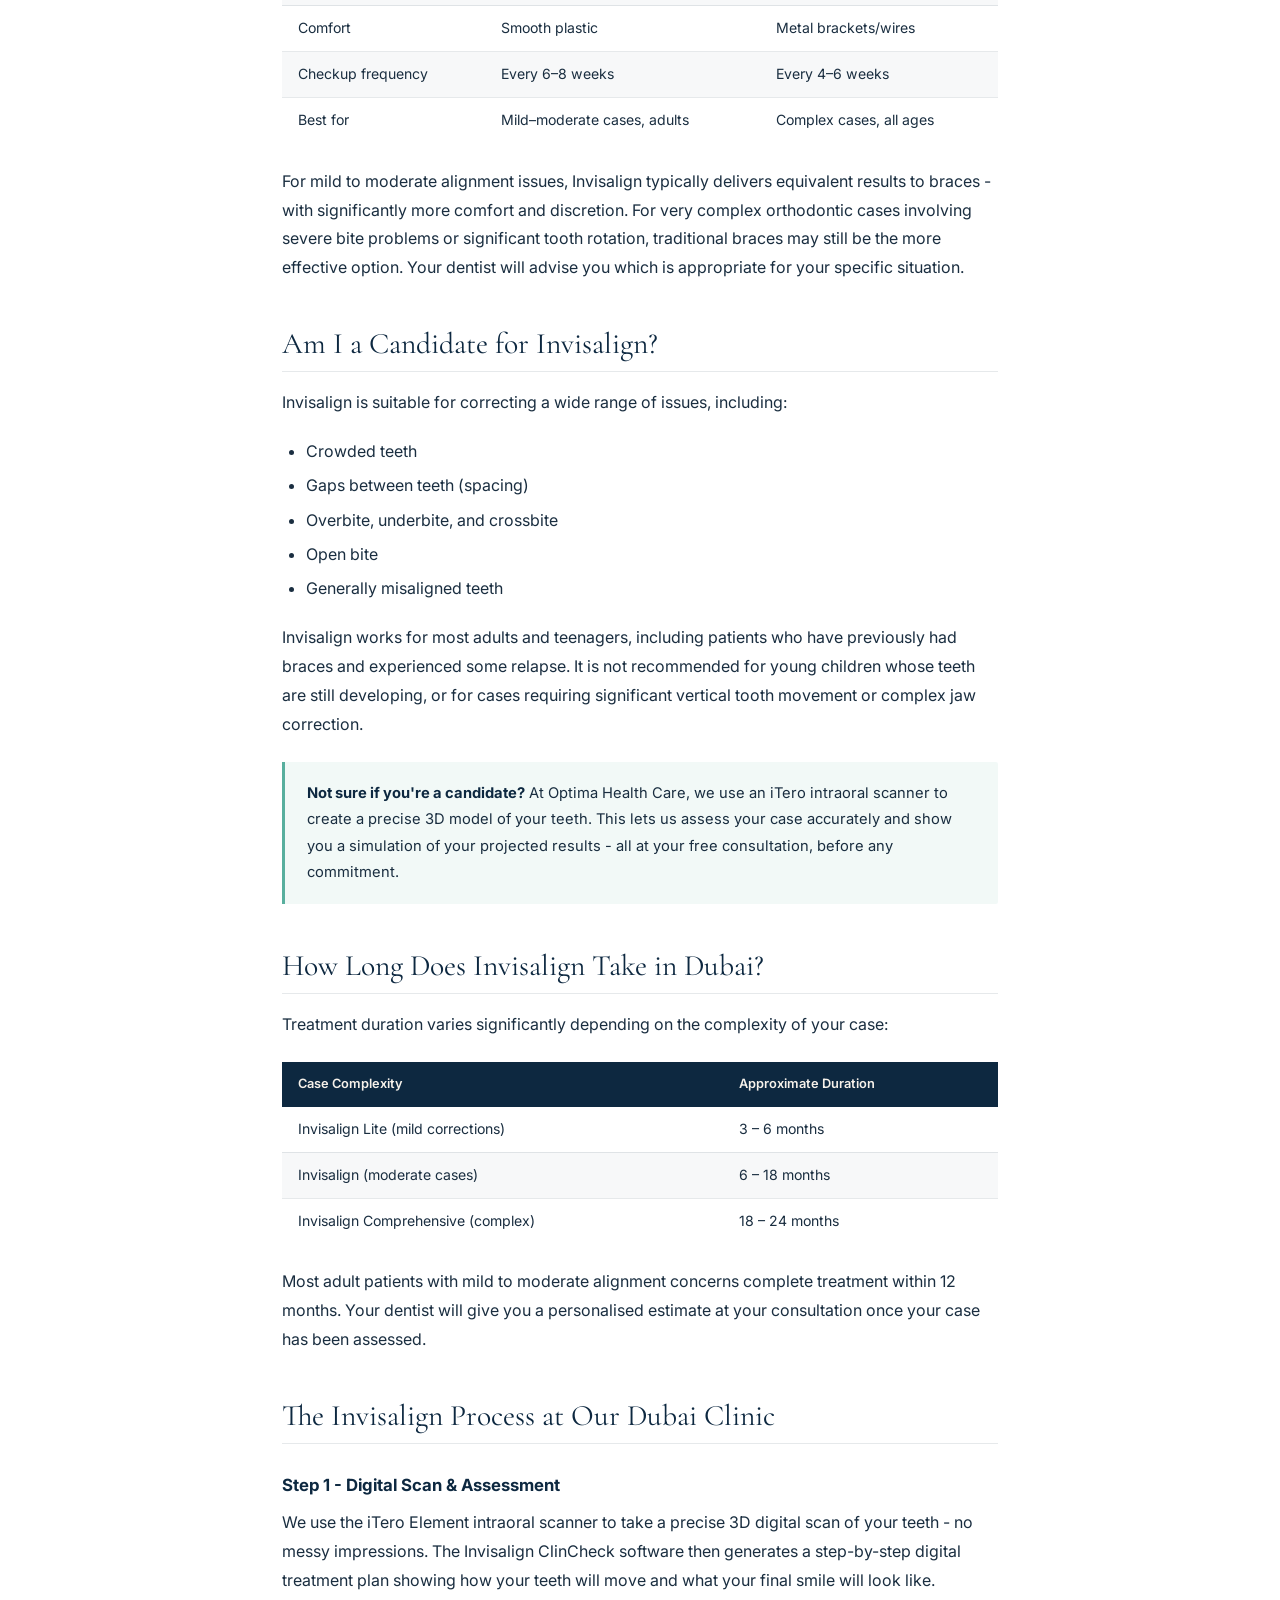
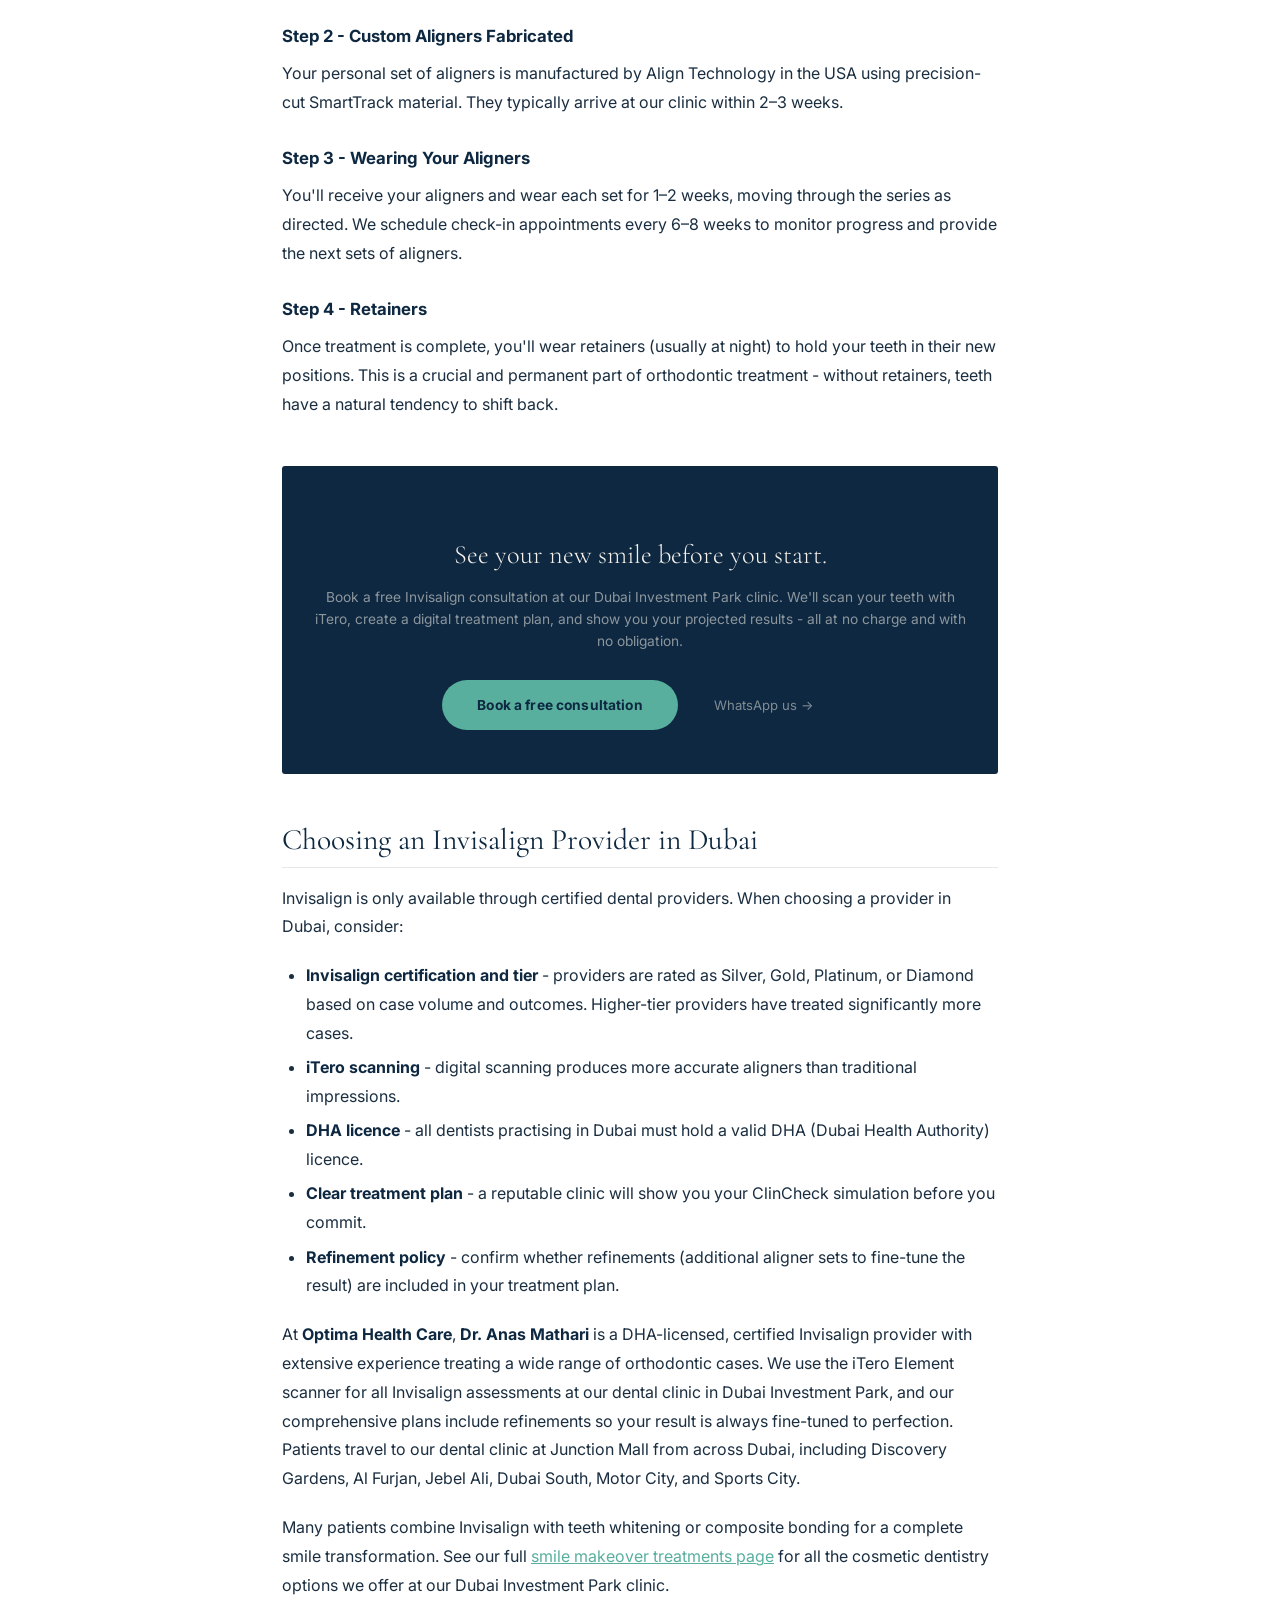
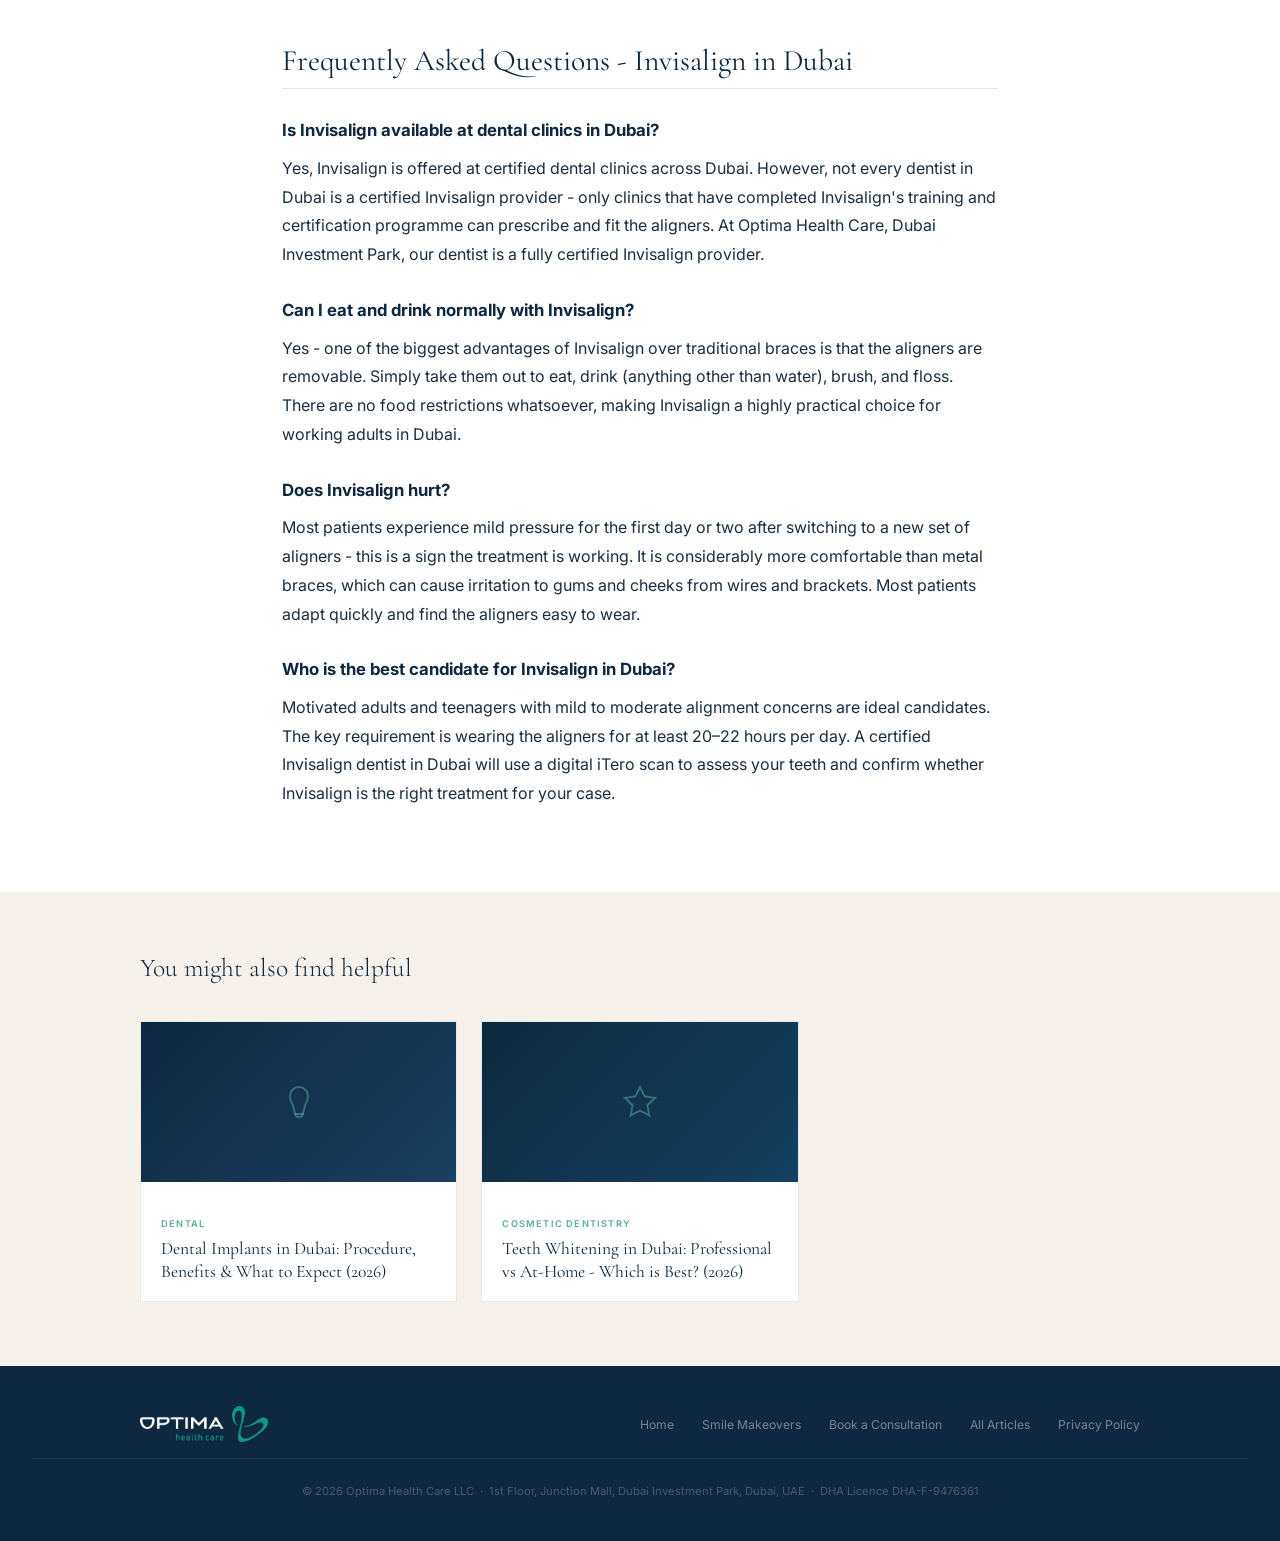
<file: blog/invisalign-dubai-guide.html>
<!DOCTYPE html>
<html lang="en">
<head>
  <meta charset="UTF-8">
  <meta name="viewport" content="width=device-width, initial-scale=1.0">
  <title>Invisalign in Dubai: Complete Guide - Process, Benefits &amp; Results (2026) - Optima Health Care</title>
  <meta name="description" content="Everything you need to know about Invisalign in Dubai - how clear aligners work, treatment duration, candidacy, and why to choose a certified Invisalign provider at Dubai Investment Park.">
  <meta name="robots" content="index, follow">
  <link rel="canonical" href="https://optimahealthcareuae.com/blog/invisalign-dubai-guide.html">
  <link rel="alternate" hreflang="en-AE" href="https://optimahealthcareuae.com/blog/invisalign-dubai-guide.html">
  <link rel="alternate" hreflang="x-default" href="https://optimahealthcareuae.com/blog/invisalign-dubai-guide.html">

  <link rel="icon" type="image/x-icon" href="/favicon.ico">
  <link rel="icon" type="image/png" href="/favicon-32x32.png" sizes="32x32">
  <link rel="apple-touch-icon" href="/apple-touch-icon.png">

  <meta property="og:type" content="article">
  <meta property="og:url" content="https://optimahealthcareuae.com/blog/invisalign-dubai-guide.html">
  <meta property="og:title" content="Invisalign in Dubai: Complete Guide - Process, Benefits &amp; Results (2026)">
  <meta property="og:description" content="How clear aligners work, treatment duration, candidacy, and how to choose a certified Invisalign provider in Dubai.">
  <meta property="og:image" content="https://optimahealthcareuae.com/assets/images/og-image.jpg">

  <link rel="preconnect" href="https://fonts.googleapis.com">
  <link rel="preconnect" href="https://fonts.gstatic.com" crossorigin>
  <link href="https://fonts.googleapis.com/css2?family=Cormorant+Garamond:ital,wght@0,300;0,400;1,300&family=Inter:wght@400;500;600;700&display=swap" rel="stylesheet">
  <link rel="stylesheet" href="/assets/css/blog.css">

  <script type="application/ld+json">
  {
    "@context": "https://schema.org",
    "@type": "Article",
    "@id": "https://optimahealthcareuae.com/blog/invisalign-dubai-guide.html",
    "headline": "Invisalign in Dubai: Complete Guide - Process, Benefits & Results (2026)",
    "description": "Everything you need to know about Invisalign in Dubai - how clear aligners work, treatment duration, candidacy, and how to choose a certified provider.",
    "datePublished": "2026-07-03",
    "dateModified": "2026-07-03",
    "author": { "@type": "Person", "name": "Dr. Anas Mathari", "jobTitle": "Cosmetic Dentist", "worksFor": { "@id": "https://optimahealthcareuae.com/#organization" } },
    "publisher": { "@id": "https://optimahealthcareuae.com/#organization" },
    "mainEntityOfPage": "https://optimahealthcareuae.com/blog/invisalign-dubai-guide.html",
    "keywords": ["Invisalign Dubai", "clear aligners Dubai", "teeth straightening Dubai", "Invisalign Dubai Investment Park", "invisible braces Dubai"]
  }
  </script>
  <script type="application/ld+json">
  {
    "@context": "https://schema.org",
    "@type": "FAQPage",
    "mainEntity": [
      {
        "@type": "Question",
        "name": "Is Invisalign available in Dubai?",
        "acceptedAnswer": { "@type": "Answer", "text": "Yes, Invisalign is available at certified dental clinics in Dubai, including Optima Health Care at Dubai Investment Park. You must visit a certified Invisalign provider - not every dental clinic in Dubai holds certification." }
      },
      {
        "@type": "Question",
        "name": "Can I eat and drink normally with Invisalign?",
        "acceptedAnswer": { "@type": "Answer", "text": "Yes - you remove your aligners to eat, drink anything other than water, and to brush and floss. There are no food restrictions with Invisalign, which is one of its biggest advantages over traditional braces." }
      },
      {
        "@type": "Question",
        "name": "Does Invisalign hurt?",
        "acceptedAnswer": { "@type": "Answer", "text": "Most patients experience mild pressure for a day or two when switching to a new set of aligners - a sign the aligners are working. This is considerably more comfortable than metal braces, which can cause irritation from wires and brackets." }
      },
      {
        "@type": "Question",
        "name": "How long does Invisalign take in Dubai?",
        "acceptedAnswer": { "@type": "Answer", "text": "Treatment duration depends on case complexity. Mild corrections can take as little as 3–6 months with Invisalign Lite; comprehensive cases may take 18–24 months. Most adult patients with moderate alignment concerns complete treatment within 12 months." }
      }
    ]
  }
  </script>
  <script type="application/ld+json">
  {
    "@context": "https://schema.org",
    "@type": "BreadcrumbList",
    "itemListElement": [
      { "@type": "ListItem", "position": 1, "name": "Home", "item": "https://optimahealthcareuae.com/" },
      { "@type": "ListItem", "position": 2, "name": "Blog", "item": "https://optimahealthcareuae.com/blog.html" },
      { "@type": "ListItem", "position": 3, "name": "Invisalign Dubai Guide", "item": "https://optimahealthcareuae.com/blog/invisalign-dubai-guide.html" }
    ]
  }
  </script>
</head>
<body>

  <header class="blog-header">
    <div class="blog-header-inner">
      <a href="/" class="blog-logo" aria-label="Optima Health Care home">
        <img src="/assets/images/logo-light.webp" alt="Optima Health Care">
      </a>
      <nav class="blog-nav" aria-label="Blog navigation">
        <a href="/services/smile-makeovers.html">Smile Makeovers</a>
        <a href="/#doctors">Our Doctors</a>
        <a href="/blog.html">Blog</a>
        <a href="/#book" class="nav-cta">Book free consult</a>
      </nav>
    </div>
  </header>

  <section class="article-hero">
    <div class="article-hero-inner">
      <nav class="breadcrumb" aria-label="Breadcrumb">
        <a href="/">Home</a>
        <span class="breadcrumb-sep">›</span>
        <a href="/blog.html">Blog</a>
        <span class="breadcrumb-sep">›</span>
        <span class="breadcrumb-current">Invisalign Dubai Guide</span>
      </nav>
      <span class="article-cat">Orthodontics</span>
      <h1 class="article-title">Invisalign in Dubai:<br>Complete Guide - Process, Benefits &amp; Results (2026)</h1>
      <div class="article-meta">
        <span>By Dr. Anas Mathari</span>
        <span class="article-meta-sep">·</span>
        <span>3 July 2026</span>
        <span class="article-meta-sep">·</span>
        <span>5 min read</span>
      </div>
    </div>
  </section>

  <div class="article-wrap">
    <article class="article-body">

      <p>Invisalign has transformed orthodontics for adults and teenagers who want straighter teeth without the look - and inconvenience - of traditional metal braces. In Dubai, Invisalign is now one of the most popular cosmetic dental treatments, with thousands of patients completing treatment each year.</p>

      <p>If you're considering Invisalign at a Dubai clinic, this guide covers how the system works, who it's suitable for, and how long treatment takes.</p>

      <h2>How Does Invisalign Work?</h2>

      <p>Invisalign uses a series of custom-made, removable clear plastic aligners to gradually shift your teeth into their correct positions. Each aligner is worn for approximately one to two weeks before moving to the next in the series, with each set making small, precise adjustments to tooth position.</p>

      <p>Unlike braces, Invisalign aligners are:</p>
      <ul>
        <li><strong>Virtually invisible</strong> - most people won't notice you're wearing them</li>
        <li><strong>Removable</strong> - take them out to eat, drink, and brush your teeth</li>
        <li><strong>Comfortable</strong> - no metal wires or brackets to irritate your gums and cheeks</li>
        <li><strong>Predictable</strong> - digital treatment planning lets you see your projected outcome before you start</li>
      </ul>

      <p>For treatment to be effective, aligners must be worn for 20–22 hours per day. The discipline required is the main reason Invisalign suits motivated adults and older teenagers particularly well.</p>

      <h2>Invisalign vs Traditional Braces - Which is Better?</h2>

      <table class="compare-table">
        <thead>
          <tr><th>Factor</th><th>Invisalign</th><th>Traditional Braces</th></tr>
        </thead>
        <tbody>
          <tr><td>Visibility</td><td>Nearly invisible</td><td>Very visible</td></tr>
          <tr><td>Removable?</td><td>Yes</td><td>No</td></tr>
          <tr><td>Eating restrictions</td><td>None (remove aligners)</td><td>Many</td></tr>
          <tr><td>Brushing &amp; flossing</td><td>Normal routine</td><td>More complex</td></tr>
          <tr><td>Comfort</td><td>Smooth plastic</td><td>Metal brackets/wires</td></tr>
          <tr><td>Checkup frequency</td><td>Every 6–8 weeks</td><td>Every 4–6 weeks</td></tr>
          <tr><td>Best for</td><td>Mild–moderate cases, adults</td><td>Complex cases, all ages</td></tr>
        </tbody>
      </table>

      <p>For mild to moderate alignment issues, Invisalign typically delivers equivalent results to braces - with significantly more comfort and discretion. For very complex orthodontic cases involving severe bite problems or significant tooth rotation, traditional braces may still be the more effective option. Your dentist will advise you which is appropriate for your specific situation.</p>

      <h2>Am I a Candidate for Invisalign?</h2>

      <p>Invisalign is suitable for correcting a wide range of issues, including:</p>
      <ul>
        <li>Crowded teeth</li>
        <li>Gaps between teeth (spacing)</li>
        <li>Overbite, underbite, and crossbite</li>
        <li>Open bite</li>
        <li>Generally misaligned teeth</li>
      </ul>

      <p>Invisalign works for most adults and teenagers, including patients who have previously had braces and experienced some relapse. It is not recommended for young children whose teeth are still developing, or for cases requiring significant vertical tooth movement or complex jaw correction.</p>

      <div class="article-highlight">
        <p><strong>Not sure if you're a candidate?</strong> At Optima Health Care, we use an iTero intraoral scanner to create a precise 3D model of your teeth. This lets us assess your case accurately and show you a simulation of your projected results - all at your free consultation, before any commitment.</p>
      </div>

      <h2>How Long Does Invisalign Take in Dubai?</h2>

      <p>Treatment duration varies significantly depending on the complexity of your case:</p>

      <table class="compare-table">
        <thead>
          <tr><th>Case Complexity</th><th>Approximate Duration</th></tr>
        </thead>
        <tbody>
          <tr><td>Invisalign Lite (mild corrections)</td><td>3 – 6 months</td></tr>
          <tr><td>Invisalign (moderate cases)</td><td>6 – 18 months</td></tr>
          <tr><td>Invisalign Comprehensive (complex)</td><td>18 – 24 months</td></tr>
        </tbody>
      </table>

      <p>Most adult patients with mild to moderate alignment concerns complete treatment within 12 months. Your dentist will give you a personalised estimate at your consultation once your case has been assessed.</p>

      <h2>The Invisalign Process at Our Dubai Clinic</h2>

      <h3>Step 1 - Digital Scan &amp; Assessment</h3>
      <p>We use the iTero Element intraoral scanner to take a precise 3D digital scan of your teeth - no messy impressions. The Invisalign ClinCheck software then generates a step-by-step digital treatment plan showing how your teeth will move and what your final smile will look like.</p>

      <h3>Step 2 - Custom Aligners Fabricated</h3>
      <p>Your personal set of aligners is manufactured by Align Technology in the USA using precision-cut SmartTrack material. They typically arrive at our clinic within 2–3 weeks.</p>

      <h3>Step 3 - Wearing Your Aligners</h3>
      <p>You'll receive your aligners and wear each set for 1–2 weeks, moving through the series as directed. We schedule check-in appointments every 6–8 weeks to monitor progress and provide the next sets of aligners.</p>

      <h3>Step 4 - Retainers</h3>
      <p>Once treatment is complete, you'll wear retainers (usually at night) to hold your teeth in their new positions. This is a crucial and permanent part of orthodontic treatment - without retainers, teeth have a natural tendency to shift back.</p>

      <div class="article-cta">
        <h3>See your new smile before you start.</h3>
        <p>Book a free Invisalign consultation at our Dubai Investment Park clinic. We'll scan your teeth with iTero, create a digital treatment plan, and show you your projected results - all at no charge and with no obligation.</p>
        <a href="/#book" class="cta-btn">Book a free consultation</a>
        <a href="https://wa.me/971559920369?text=Hi%2C%20I%27d%20like%20to%20ask%20about%20Invisalign." class="cta-ghost" target="_blank" rel="noopener">WhatsApp us →</a>
      </div>

      <h2>Choosing an Invisalign Provider in Dubai</h2>

      <p>Invisalign is only available through certified dental providers. When choosing a provider in Dubai, consider:</p>
      <ul>
        <li><strong>Invisalign certification and tier</strong> - providers are rated as Silver, Gold, Platinum, or Diamond based on case volume and outcomes. Higher-tier providers have treated significantly more cases.</li>
        <li><strong>iTero scanning</strong> - digital scanning produces more accurate aligners than traditional impressions.</li>
        <li><strong>DHA licence</strong> - all dentists practising in Dubai must hold a valid DHA (Dubai Health Authority) licence.</li>
        <li><strong>Clear treatment plan</strong> - a reputable clinic will show you your ClinCheck simulation before you commit.</li>
        <li><strong>Refinement policy</strong> - confirm whether refinements (additional aligner sets to fine-tune the result) are included in your treatment plan.</li>
      </ul>

      <p>At <strong>Optima Health Care</strong>, <strong>Dr. Anas Mathari</strong> is a DHA-licensed, certified Invisalign provider with extensive experience treating a wide range of orthodontic cases. We use the iTero Element scanner for all Invisalign assessments at our dental clinic in Dubai Investment Park, and our comprehensive plans include refinements so your result is always fine-tuned to perfection. Patients travel to our dental clinic at Junction Mall from across Dubai, including Discovery Gardens, Al Furjan, Jebel Ali, Dubai South, Motor City, and Sports City.</p>

      <p>Many patients combine Invisalign with teeth whitening or composite bonding for a complete smile transformation. See our full <a href="/services/smile-makeovers.html">smile makeover treatments page</a> for all the cosmetic dentistry options we offer at our Dubai Investment Park clinic.</p>

      <h2>Frequently Asked Questions - Invisalign in Dubai</h2>

      <h3>Is Invisalign available at dental clinics in Dubai?</h3>
      <p>Yes, Invisalign is offered at certified dental clinics across Dubai. However, not every dentist in Dubai is a certified Invisalign provider - only clinics that have completed Invisalign's training and certification programme can prescribe and fit the aligners. At Optima Health Care, Dubai Investment Park, our dentist is a fully certified Invisalign provider.</p>

      <h3>Can I eat and drink normally with Invisalign?</h3>
      <p>Yes - one of the biggest advantages of Invisalign over traditional braces is that the aligners are removable. Simply take them out to eat, drink (anything other than water), brush, and floss. There are no food restrictions whatsoever, making Invisalign a highly practical choice for working adults in Dubai.</p>

      <h3>Does Invisalign hurt?</h3>
      <p>Most patients experience mild pressure for the first day or two after switching to a new set of aligners - this is a sign the treatment is working. It is considerably more comfortable than metal braces, which can cause irritation to gums and cheeks from wires and brackets. Most patients adapt quickly and find the aligners easy to wear.</p>

      <h3>Who is the best candidate for Invisalign in Dubai?</h3>
      <p>Motivated adults and teenagers with mild to moderate alignment concerns are ideal candidates. The key requirement is wearing the aligners for at least 20–22 hours per day. A certified Invisalign dentist in Dubai will use a digital iTero scan to assess your teeth and confirm whether Invisalign is the right treatment for your case.</p>

    </article>
  </div>

  <!-- Related posts -->
  <section class="related-section">
    <div class="related-inner">
      <h2>You might also find helpful</h2>
      <div class="related-grid">
        <a href="/blog/dental-implants-dubai.html" class="related-card">
          <div class="related-card-img">
            <div class="related-card-img-placeholder" style="background:linear-gradient(135deg,#0D2840 0%,#1a4060 100%);height:160px;display:flex;align-items:center;justify-content:center;">
              <svg width="36" height="36" viewBox="0 0 24 24" fill="none" stroke="rgba(88,175,158,0.5)" stroke-width="1.3" stroke-linecap="round"><path d="M12 2C8.5 2 6 4.8 6 8c0 2.2.7 4.2 1.8 5.8L9.5 20h5l1.7-6.2C17.3 12.2 18 10.2 18 8c0-3.2-2.5-6-6-6z"/><path d="M9.5 20c0 1.1.9 2 2.5 2s2.5-.9 2.5-2"/></svg>
            </div>
          </div>
          <div class="related-card-body">
            <span class="related-card-cat">Dental</span>
            <p class="related-card-title">Dental Implants in Dubai: Procedure, Benefits &amp; What to Expect (2026)</p>
          </div>
        </a>
        <a href="/blog/teeth-whitening-dubai.html" class="related-card">
          <div class="related-card-img">
            <div class="related-card-img-placeholder" style="background:linear-gradient(135deg,#0c2a40 0%,#154060 100%);height:160px;display:flex;align-items:center;justify-content:center;">
              <svg width="36" height="36" viewBox="0 0 24 24" fill="none" stroke="rgba(88,175,158,0.5)" stroke-width="1.3" stroke-linecap="round"><path d="M12 2l3.09 6.26L22 9.27l-5 4.87 1.18 6.88L12 17.77l-6.18 3.25L7 14.14 2 9.27l6.91-1.01L12 2z"/></svg>
            </div>
          </div>
          <div class="related-card-body">
            <span class="related-card-cat">Cosmetic Dentistry</span>
            <p class="related-card-title">Teeth Whitening in Dubai: Professional vs At-Home - Which is Best? (2026)</p>
          </div>
        </a>
      </div>
    </div>
  </section>

  <footer class="blog-footer">
    <div class="blog-footer-inner">
      <a href="/" aria-label="Optima Health Care home">
        <img src="/assets/images/logo-light.webp" alt="Optima Health Care">
      </a>
      <nav class="blog-footer-links" aria-label="Footer navigation">
        <a href="/">Home</a>
        <a href="/services/smile-makeovers.html">Smile Makeovers</a>
        <a href="/#book">Book a Consultation</a>
        <a href="/blog.html">All Articles</a>
        <a href="/privacy-policy.html">Privacy Policy</a>
      </nav>
    </div>
    <p class="blog-footer-copy">&copy; 2026 Optima Health Care LLC &nbsp;·&nbsp; 1st Floor, Junction Mall, Dubai Investment Park, Dubai, UAE &nbsp;·&nbsp; DHA Licence DHA-F-9476361</p>
  </footer>

</body>
</html>
</file>
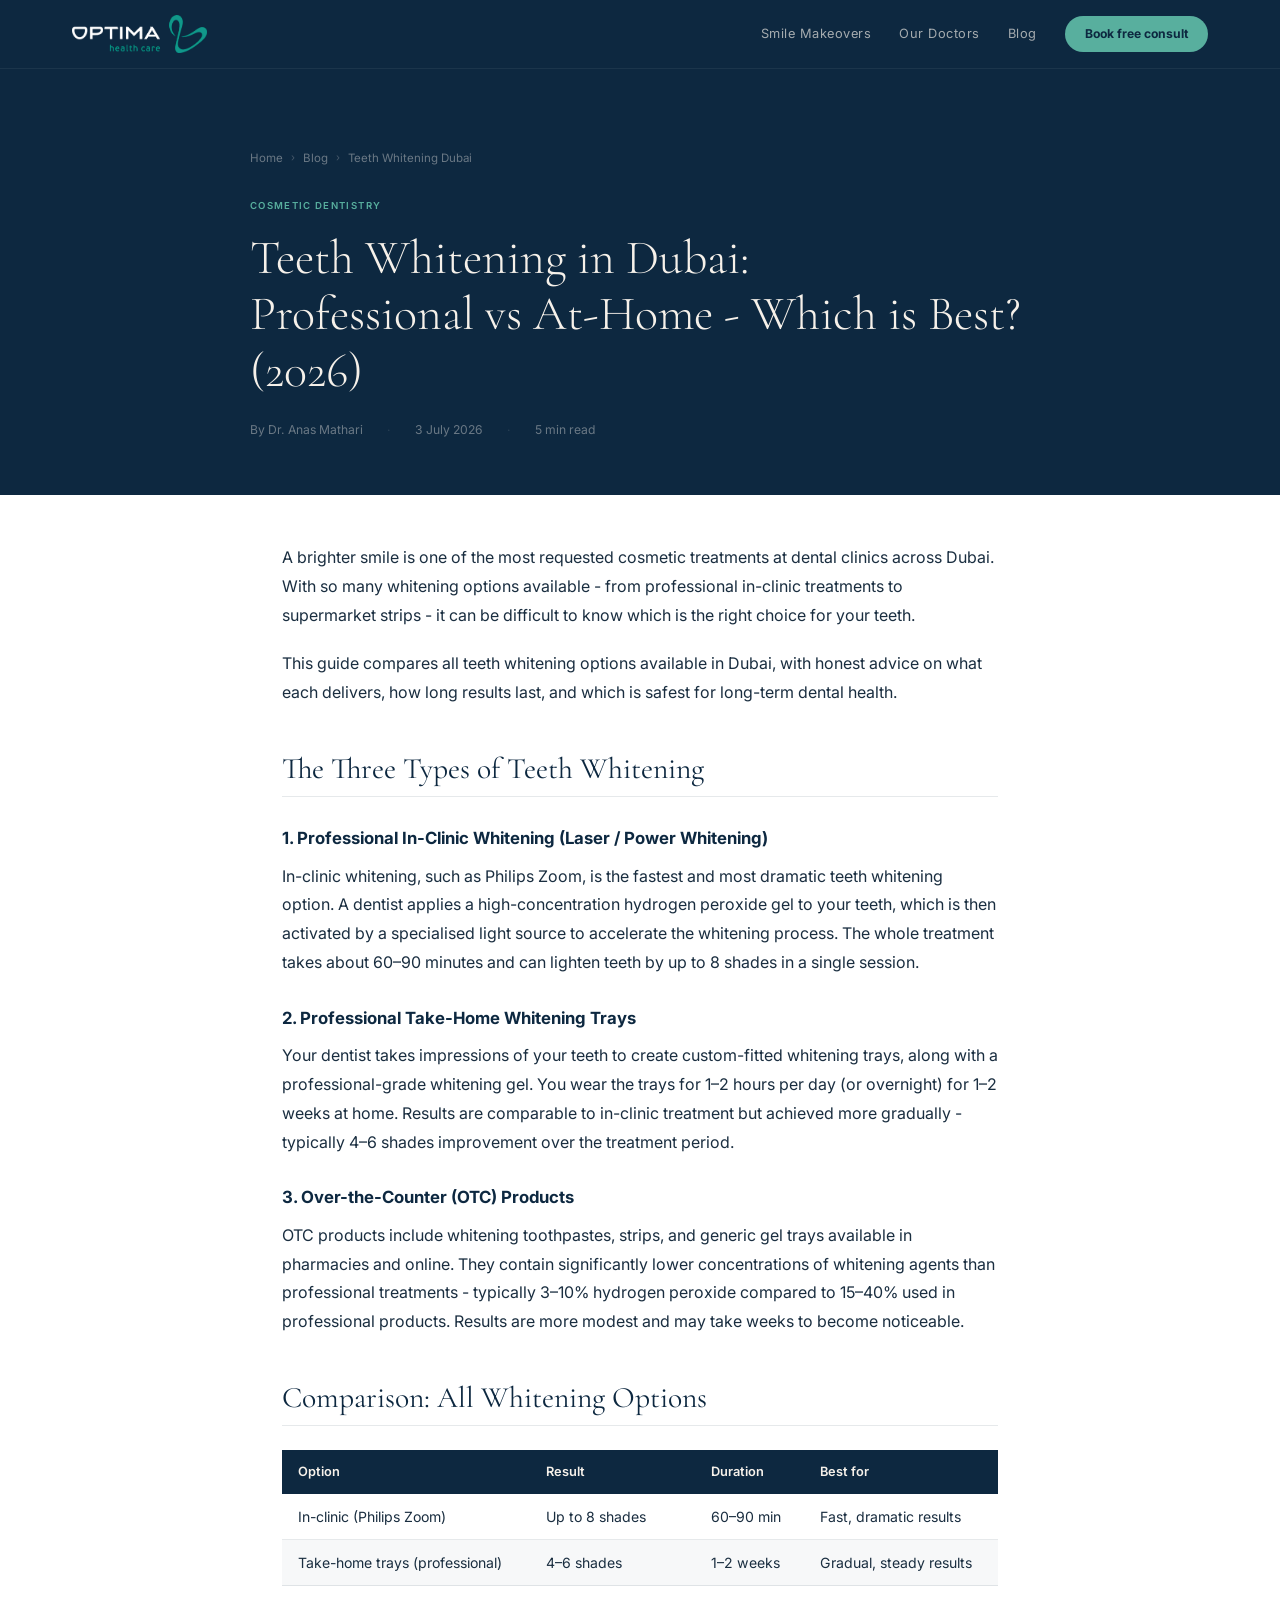
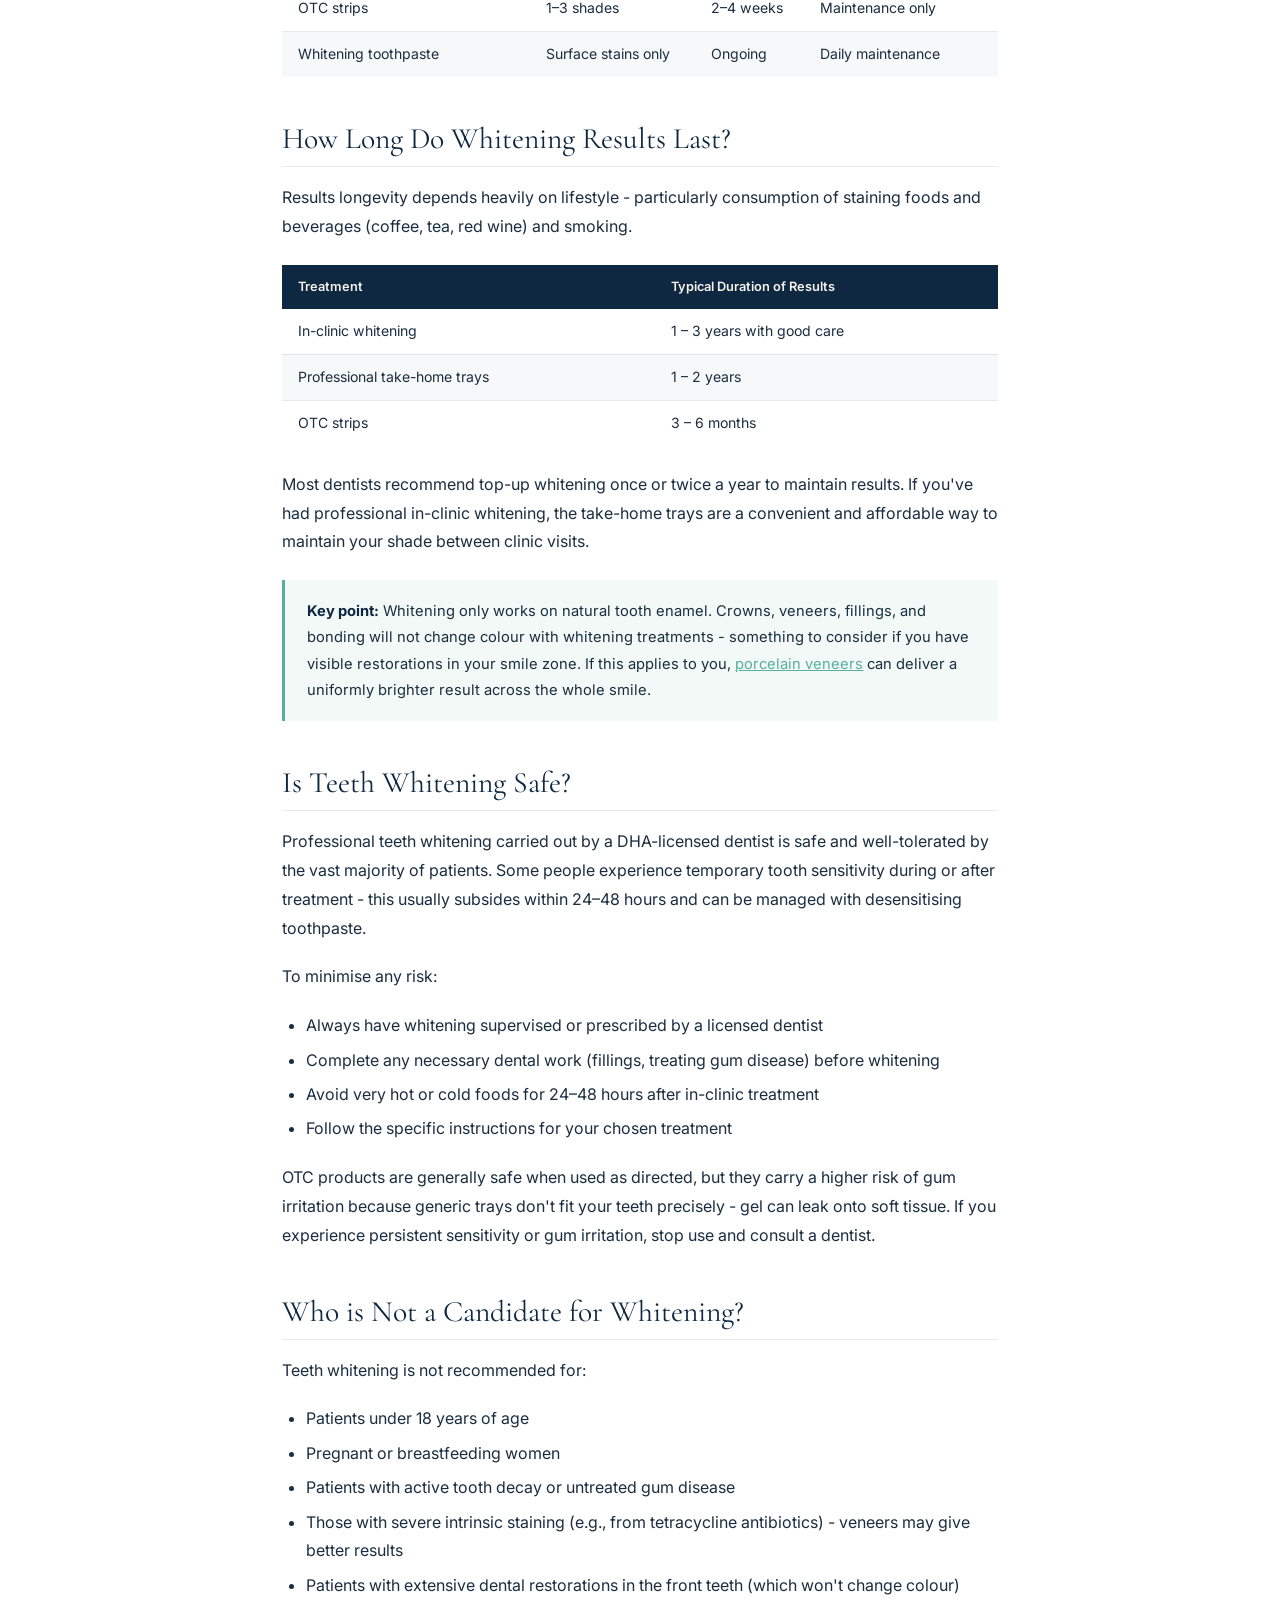
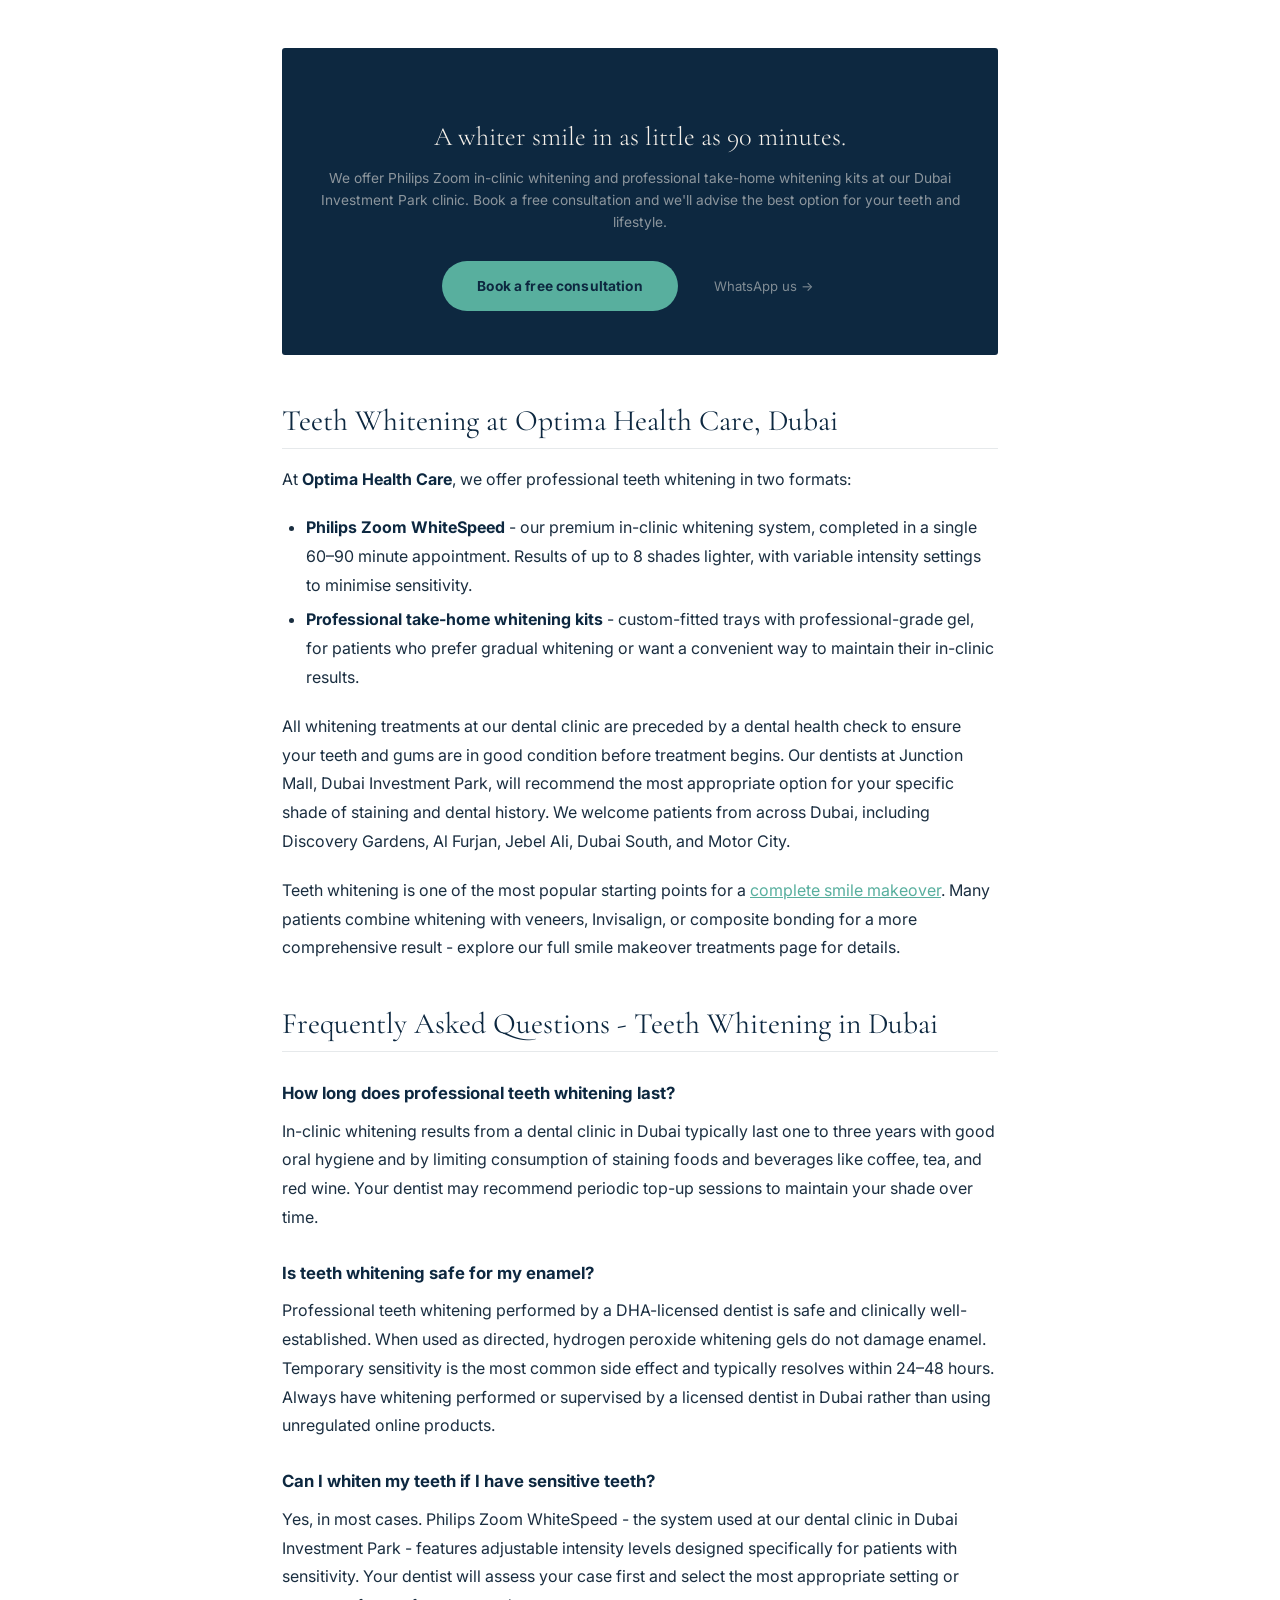
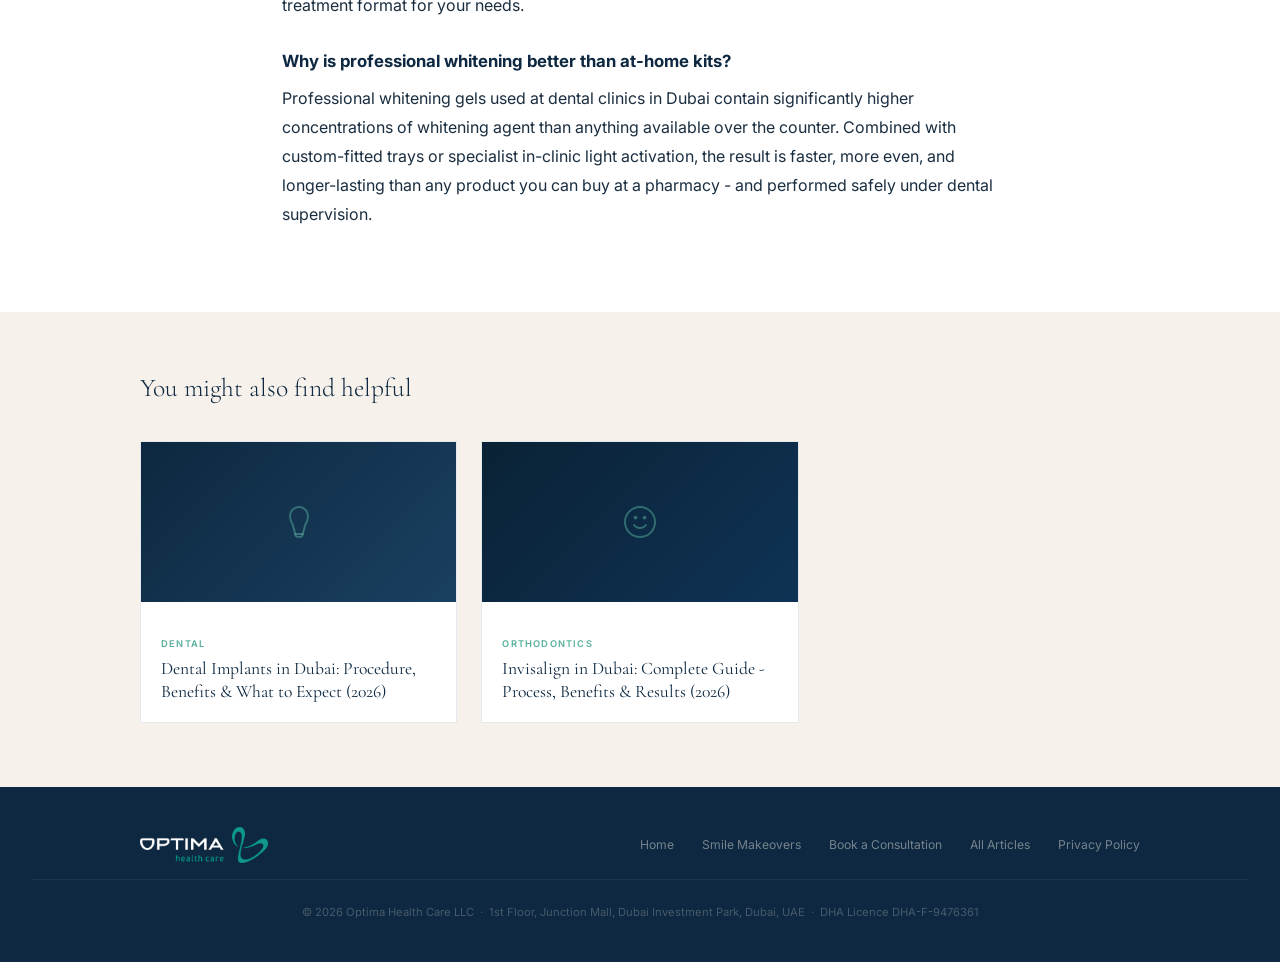
<file: blog/teeth-whitening-dubai.html>
<!DOCTYPE html>
<html lang="en">
<head>
  <meta charset="UTF-8">
  <meta name="viewport" content="width=device-width, initial-scale=1.0">
  <title>Teeth Whitening in Dubai: Professional vs At-Home - Which is Best? (2026) - Optima Health Care</title>
  <meta name="description" content="Compare all teeth whitening options available in Dubai - in-clinic laser whitening, take-home trays, and OTC kits. Results, safety, and which is right for you.">
  <meta name="robots" content="index, follow">
  <link rel="canonical" href="https://optimahealthcareuae.com/blog/teeth-whitening-dubai.html">
  <link rel="alternate" hreflang="en-AE" href="https://optimahealthcareuae.com/blog/teeth-whitening-dubai.html">
  <link rel="alternate" hreflang="x-default" href="https://optimahealthcareuae.com/blog/teeth-whitening-dubai.html">

  <link rel="icon" type="image/x-icon" href="/favicon.ico">
  <link rel="icon" type="image/png" href="/favicon-32x32.png" sizes="32x32">
  <link rel="apple-touch-icon" href="/apple-touch-icon.png">

  <meta property="og:type" content="article">
  <meta property="og:url" content="https://optimahealthcareuae.com/blog/teeth-whitening-dubai.html">
  <meta property="og:title" content="Teeth Whitening in Dubai: Professional vs At-Home - Which is Best? (2026)">
  <meta property="og:description" content="Compare in-clinic laser whitening, take-home trays, and OTC kits - results, safety, and which option suits your teeth best.">
  <meta property="og:image" content="https://optimahealthcareuae.com/assets/images/og-image.jpg">

  <link rel="preconnect" href="https://fonts.googleapis.com">
  <link rel="preconnect" href="https://fonts.gstatic.com" crossorigin>
  <link href="https://fonts.googleapis.com/css2?family=Cormorant+Garamond:ital,wght@0,300;0,400;1,300&family=Inter:wght@400;500;600;700&display=swap" rel="stylesheet">
  <link rel="stylesheet" href="/assets/css/blog.css">

  <script type="application/ld+json">
  {
    "@context": "https://schema.org",
    "@type": "Article",
    "@id": "https://optimahealthcareuae.com/blog/teeth-whitening-dubai.html",
    "headline": "Teeth Whitening in Dubai: Professional vs At-Home - Which is Best? (2026)",
    "description": "Compare all teeth whitening options available in Dubai - in-clinic laser whitening, take-home trays, and OTC kits. Results, safety, and which is best for you.",
    "datePublished": "2026-07-03",
    "dateModified": "2026-07-03",
    "author": { "@type": "Person", "name": "Dr. Anas Mathari", "jobTitle": "Cosmetic Dentist", "worksFor": { "@id": "https://optimahealthcareuae.com/#organization" } },
    "publisher": { "@id": "https://optimahealthcareuae.com/#organization" },
    "mainEntityOfPage": "https://optimahealthcareuae.com/blog/teeth-whitening-dubai.html",
    "keywords": ["teeth whitening Dubai", "laser teeth whitening Dubai", "Philips Zoom Dubai", "professional teeth whitening Dubai", "professional teeth whitening Dubai Investment Park"]
  }
  </script>
  <script type="application/ld+json">
  {
    "@context": "https://schema.org",
    "@type": "FAQPage",
    "mainEntity": [
      {
        "@type": "Question",
        "name": "How long does professional teeth whitening last?",
        "acceptedAnswer": { "@type": "Answer", "text": "In-clinic whitening results typically last one to three years with proper care. Avoiding staining foods and drinks and maintaining good oral hygiene helps extend results. A dentist in Dubai may recommend periodic top-up sessions to maintain your shade." }
      },
      {
        "@type": "Question",
        "name": "Is teeth whitening safe?",
        "acceptedAnswer": { "@type": "Answer", "text": "Professional teeth whitening performed by a DHA-licensed dentist at a dental clinic in Dubai is considered safe. Temporary sensitivity is the most common side effect, usually resolving within 24–48 hours. It is not recommended for pregnant women, patients under 18, or those with active gum disease." }
      },
      {
        "@type": "Question",
        "name": "Can I whiten my teeth if I have sensitive teeth?",
        "acceptedAnswer": { "@type": "Answer", "text": "Yes, in most cases. Systems like Philips Zoom WhiteSpeed have adjustable intensity settings to manage sensitivity. Your dentist will assess your sensitivity and recommend the most suitable whitening approach." }
      },
      {
        "@type": "Question",
        "name": "Why does professional whitening work better than supermarket kits?",
        "acceptedAnswer": { "@type": "Answer", "text": "Professional whitening gels contain significantly higher concentrations of whitening agent than over-the-counter products. Custom-fitted trays or in-clinic light activation also ensures even coverage - producing faster, more uniform, and longer-lasting results than any pharmacy product." }
      }
    ]
  }
  </script>
  <script type="application/ld+json">
  {
    "@context": "https://schema.org",
    "@type": "BreadcrumbList",
    "itemListElement": [
      { "@type": "ListItem", "position": 1, "name": "Home", "item": "https://optimahealthcareuae.com/" },
      { "@type": "ListItem", "position": 2, "name": "Blog", "item": "https://optimahealthcareuae.com/blog.html" },
      { "@type": "ListItem", "position": 3, "name": "Teeth Whitening Dubai", "item": "https://optimahealthcareuae.com/blog/teeth-whitening-dubai.html" }
    ]
  }
  </script>
</head>
<body>

  <header class="blog-header">
    <div class="blog-header-inner">
      <a href="/" class="blog-logo" aria-label="Optima Health Care home">
        <img src="/assets/images/logo-light.webp" alt="Optima Health Care">
      </a>
      <nav class="blog-nav" aria-label="Blog navigation">
        <a href="/services/smile-makeovers.html">Smile Makeovers</a>
        <a href="/#doctors">Our Doctors</a>
        <a href="/blog.html">Blog</a>
        <a href="/#book" class="nav-cta">Book free consult</a>
      </nav>
    </div>
  </header>

  <section class="article-hero">
    <div class="article-hero-inner">
      <nav class="breadcrumb" aria-label="Breadcrumb">
        <a href="/">Home</a>
        <span class="breadcrumb-sep">›</span>
        <a href="/blog.html">Blog</a>
        <span class="breadcrumb-sep">›</span>
        <span class="breadcrumb-current">Teeth Whitening Dubai</span>
      </nav>
      <span class="article-cat">Cosmetic Dentistry</span>
      <h1 class="article-title">Teeth Whitening in Dubai:<br>Professional vs At-Home - Which is Best? (2026)</h1>
      <div class="article-meta">
        <span>By Dr. Anas Mathari</span>
        <span class="article-meta-sep">·</span>
        <span>3 July 2026</span>
        <span class="article-meta-sep">·</span>
        <span>5 min read</span>
      </div>
    </div>
  </section>

  <div class="article-wrap">
    <article class="article-body">

      <p>A brighter smile is one of the most requested cosmetic treatments at dental clinics across Dubai. With so many whitening options available - from professional in-clinic treatments to supermarket strips - it can be difficult to know which is the right choice for your teeth.</p>

      <p>This guide compares all teeth whitening options available in Dubai, with honest advice on what each delivers, how long results last, and which is safest for long-term dental health.</p>

      <h2>The Three Types of Teeth Whitening</h2>

      <h3>1. Professional In-Clinic Whitening (Laser / Power Whitening)</h3>
      <p>In-clinic whitening, such as Philips Zoom, is the fastest and most dramatic teeth whitening option. A dentist applies a high-concentration hydrogen peroxide gel to your teeth, which is then activated by a specialised light source to accelerate the whitening process. The whole treatment takes about 60–90 minutes and can lighten teeth by up to 8 shades in a single session.</p>

      <h3>2. Professional Take-Home Whitening Trays</h3>
      <p>Your dentist takes impressions of your teeth to create custom-fitted whitening trays, along with a professional-grade whitening gel. You wear the trays for 1–2 hours per day (or overnight) for 1–2 weeks at home. Results are comparable to in-clinic treatment but achieved more gradually - typically 4–6 shades improvement over the treatment period.</p>

      <h3>3. Over-the-Counter (OTC) Products</h3>
      <p>OTC products include whitening toothpastes, strips, and generic gel trays available in pharmacies and online. They contain significantly lower concentrations of whitening agents than professional treatments - typically 3–10% hydrogen peroxide compared to 15–40% used in professional products. Results are more modest and may take weeks to become noticeable.</p>

      <h2>Comparison: All Whitening Options</h2>

      <table class="compare-table">
        <thead>
          <tr><th>Option</th><th>Result</th><th>Duration</th><th>Best for</th></tr>
        </thead>
        <tbody>
          <tr><td>In-clinic (Philips Zoom)</td><td>Up to 8 shades</td><td>60–90 min</td><td>Fast, dramatic results</td></tr>
          <tr><td>Take-home trays (professional)</td><td>4–6 shades</td><td>1–2 weeks</td><td>Gradual, steady results</td></tr>
          <tr><td>OTC strips</td><td>1–3 shades</td><td>2–4 weeks</td><td>Maintenance only</td></tr>
          <tr><td>Whitening toothpaste</td><td>Surface stains only</td><td>Ongoing</td><td>Daily maintenance</td></tr>
        </tbody>
      </table>

      <h2>How Long Do Whitening Results Last?</h2>

      <p>Results longevity depends heavily on lifestyle - particularly consumption of staining foods and beverages (coffee, tea, red wine) and smoking.</p>

      <table class="compare-table">
        <thead>
          <tr><th>Treatment</th><th>Typical Duration of Results</th></tr>
        </thead>
        <tbody>
          <tr><td>In-clinic whitening</td><td>1 – 3 years with good care</td></tr>
          <tr><td>Professional take-home trays</td><td>1 – 2 years</td></tr>
          <tr><td>OTC strips</td><td>3 – 6 months</td></tr>
        </tbody>
      </table>

      <p>Most dentists recommend top-up whitening once or twice a year to maintain results. If you've had professional in-clinic whitening, the take-home trays are a convenient and affordable way to maintain your shade between clinic visits.</p>

      <div class="article-highlight">
        <p><strong>Key point:</strong> Whitening only works on natural tooth enamel. Crowns, veneers, fillings, and bonding will not change colour with whitening treatments - something to consider if you have visible restorations in your smile zone. If this applies to you, <a href="/services/smile-makeovers.html">porcelain veneers</a> can deliver a uniformly brighter result across the whole smile.</p>
      </div>

      <h2>Is Teeth Whitening Safe?</h2>

      <p>Professional teeth whitening carried out by a DHA-licensed dentist is safe and well-tolerated by the vast majority of patients. Some people experience temporary tooth sensitivity during or after treatment - this usually subsides within 24–48 hours and can be managed with desensitising toothpaste.</p>

      <p>To minimise any risk:</p>
      <ul>
        <li>Always have whitening supervised or prescribed by a licensed dentist</li>
        <li>Complete any necessary dental work (fillings, treating gum disease) before whitening</li>
        <li>Avoid very hot or cold foods for 24–48 hours after in-clinic treatment</li>
        <li>Follow the specific instructions for your chosen treatment</li>
      </ul>

      <p>OTC products are generally safe when used as directed, but they carry a higher risk of gum irritation because generic trays don't fit your teeth precisely - gel can leak onto soft tissue. If you experience persistent sensitivity or gum irritation, stop use and consult a dentist.</p>

      <h2>Who is Not a Candidate for Whitening?</h2>

      <p>Teeth whitening is not recommended for:</p>
      <ul>
        <li>Patients under 18 years of age</li>
        <li>Pregnant or breastfeeding women</li>
        <li>Patients with active tooth decay or untreated gum disease</li>
        <li>Those with severe intrinsic staining (e.g., from tetracycline antibiotics) - veneers may give better results</li>
        <li>Patients with extensive dental restorations in the front teeth (which won't change colour)</li>
      </ul>

      <div class="article-cta">
        <h3>A whiter smile in as little as 90 minutes.</h3>
        <p>We offer Philips Zoom in-clinic whitening and professional take-home whitening kits at our Dubai Investment Park clinic. Book a free consultation and we'll advise the best option for your teeth and lifestyle.</p>
        <a href="/#book" class="cta-btn">Book a free consultation</a>
        <a href="https://wa.me/971559920369?text=Hi%2C%20I%27d%20like%20to%20ask%20about%20teeth%20whitening." class="cta-ghost" target="_blank" rel="noopener">WhatsApp us →</a>
      </div>

      <h2>Teeth Whitening at Optima Health Care, Dubai</h2>

      <p>At <strong>Optima Health Care</strong>, we offer professional teeth whitening in two formats:</p>

      <ul>
        <li><strong>Philips Zoom WhiteSpeed</strong> - our premium in-clinic whitening system, completed in a single 60–90 minute appointment. Results of up to 8 shades lighter, with variable intensity settings to minimise sensitivity.</li>
        <li><strong>Professional take-home whitening kits</strong> - custom-fitted trays with professional-grade gel, for patients who prefer gradual whitening or want a convenient way to maintain their in-clinic results.</li>
      </ul>

      <p>All whitening treatments at our dental clinic are preceded by a dental health check to ensure your teeth and gums are in good condition before treatment begins. Our dentists at Junction Mall, Dubai Investment Park, will recommend the most appropriate option for your specific shade of staining and dental history. We welcome patients from across Dubai, including Discovery Gardens, Al Furjan, Jebel Ali, Dubai South, and Motor City.</p>

      <p>Teeth whitening is one of the most popular starting points for a <a href="/services/smile-makeovers.html">complete smile makeover</a>. Many patients combine whitening with veneers, Invisalign, or composite bonding for a more comprehensive result - explore our full smile makeover treatments page for details.</p>

      <h2>Frequently Asked Questions - Teeth Whitening in Dubai</h2>

      <h3>How long does professional teeth whitening last?</h3>
      <p>In-clinic whitening results from a dental clinic in Dubai typically last one to three years with good oral hygiene and by limiting consumption of staining foods and beverages like coffee, tea, and red wine. Your dentist may recommend periodic top-up sessions to maintain your shade over time.</p>

      <h3>Is teeth whitening safe for my enamel?</h3>
      <p>Professional teeth whitening performed by a DHA-licensed dentist is safe and clinically well-established. When used as directed, hydrogen peroxide whitening gels do not damage enamel. Temporary sensitivity is the most common side effect and typically resolves within 24–48 hours. Always have whitening performed or supervised by a licensed dentist in Dubai rather than using unregulated online products.</p>

      <h3>Can I whiten my teeth if I have sensitive teeth?</h3>
      <p>Yes, in most cases. Philips Zoom WhiteSpeed - the system used at our dental clinic in Dubai Investment Park - features adjustable intensity levels designed specifically for patients with sensitivity. Your dentist will assess your case first and select the most appropriate setting or treatment format for your needs.</p>

      <h3>Why is professional whitening better than at-home kits?</h3>
      <p>Professional whitening gels used at dental clinics in Dubai contain significantly higher concentrations of whitening agent than anything available over the counter. Combined with custom-fitted trays or specialist in-clinic light activation, the result is faster, more even, and longer-lasting than any product you can buy at a pharmacy - and performed safely under dental supervision.</p>

    </article>
  </div>

  <!-- Related posts -->
  <section class="related-section">
    <div class="related-inner">
      <h2>You might also find helpful</h2>
      <div class="related-grid">
        <a href="/blog/dental-implants-dubai.html" class="related-card">
          <div class="related-card-img">
            <div class="related-card-img-placeholder" style="background:linear-gradient(135deg,#0D2840 0%,#1a4060 100%);height:160px;display:flex;align-items:center;justify-content:center;">
              <svg width="36" height="36" viewBox="0 0 24 24" fill="none" stroke="rgba(88,175,158,0.5)" stroke-width="1.3" stroke-linecap="round"><path d="M12 2C8.5 2 6 4.8 6 8c0 2.2.7 4.2 1.8 5.8L9.5 20h5l1.7-6.2C17.3 12.2 18 10.2 18 8c0-3.2-2.5-6-6-6z"/><path d="M9.5 20c0 1.1.9 2 2.5 2s2.5-.9 2.5-2"/></svg>
            </div>
          </div>
          <div class="related-card-body">
            <span class="related-card-cat">Dental</span>
            <p class="related-card-title">Dental Implants in Dubai: Procedure, Benefits &amp; What to Expect (2026)</p>
          </div>
        </a>
        <a href="/blog/invisalign-dubai-guide.html" class="related-card">
          <div class="related-card-img">
            <div class="related-card-img-placeholder" style="background:linear-gradient(135deg,#0a2235 0%,#0f3355 100%);height:160px;display:flex;align-items:center;justify-content:center;">
              <svg width="36" height="36" viewBox="0 0 24 24" fill="none" stroke="rgba(88,175,158,0.5)" stroke-width="1.3" stroke-linecap="round"><circle cx="12" cy="12" r="10"/><path d="M8 14s1.5 2 4 2 4-2 4-2"/><line x1="9" y1="9" x2="9.01" y2="9" stroke-width="2.5"/><line x1="15" y1="9" x2="15.01" y2="9" stroke-width="2.5"/></svg>
            </div>
          </div>
          <div class="related-card-body">
            <span class="related-card-cat">Orthodontics</span>
            <p class="related-card-title">Invisalign in Dubai: Complete Guide - Process, Benefits &amp; Results (2026)</p>
          </div>
        </a>
      </div>
    </div>
  </section>

  <footer class="blog-footer">
    <div class="blog-footer-inner">
      <a href="/" aria-label="Optima Health Care home">
        <img src="/assets/images/logo-light.webp" alt="Optima Health Care">
      </a>
      <nav class="blog-footer-links" aria-label="Footer navigation">
        <a href="/">Home</a>
        <a href="/services/smile-makeovers.html">Smile Makeovers</a>
        <a href="/#book">Book a Consultation</a>
        <a href="/blog.html">All Articles</a>
        <a href="/privacy-policy.html">Privacy Policy</a>
      </nav>
    </div>
    <p class="blog-footer-copy">&copy; 2026 Optima Health Care LLC &nbsp;·&nbsp; 1st Floor, Junction Mall, Dubai Investment Park, Dubai, UAE &nbsp;·&nbsp; DHA Licence DHA-F-9476361</p>
  </footer>

</body>
</html>
</file>
<file: assets/css/blog.css>
/* ── Optima Health Care - Blog Shared Stylesheet ── */

*, *::before, *::after { box-sizing: border-box; margin: 0; padding: 0; }
html { font-size: 16px; -webkit-text-size-adjust: 100%; scroll-behavior: smooth; }
body { font-family: 'Inter', system-ui, sans-serif; color: #1A2E40; background: #fff; line-height: 1.6; }

:root {
  --navy:      #0D2840;
  --teal:      #58AF9E;
  --teal-deep: #3d8f80;
  --cream:     #F6F1EA;
  --ink:       #1A2E40;
  --ink-muted: rgba(26,46,64,0.58);
  --rule:      rgba(13,40,64,0.1);
  --font-display: 'Cormorant Garamond', Georgia, serif;
  --font-body:    'Inter', system-ui, sans-serif;
  --ease:      cubic-bezier(0.22, 0.68, 0, 1.2);
}

img { display: block; max-width: 100%; }
a { color: inherit; }

/* ───────────── HEADER ───────────── */
.blog-header {
  background: var(--navy);
  position: sticky; top: 0; z-index: 100;
  border-bottom: 1px solid rgba(255,255,255,0.06);
}
.blog-header-inner {
  display: flex; align-items: center; justify-content: space-between;
  height: 68px; max-width: 1200px; margin: 0 auto; padding: 0 2rem;
}
.blog-logo img { height: 38px; width: auto; }
.blog-nav { display: flex; align-items: center; gap: 1.75rem; }
.blog-nav a {
  color: rgba(246,241,234,0.65); text-decoration: none;
  font-size: 0.8rem; letter-spacing: 0.04em;
  transition: color 180ms;
}
.blog-nav a:hover { color: var(--teal); }
.blog-nav .nav-cta {
  background: var(--teal); color: var(--navy) !important;
  padding: 0.5rem 1.25rem; border-radius: 100px;
  font-weight: 700; font-size: 0.76rem; letter-spacing: 0;
  transition: background 180ms;
}
.blog-nav .nav-cta:hover { background: var(--teal-deep); color: #fff !important; }

/* ───────────── BLOG LISTING HERO ───────────── */
.blog-list-hero {
  background: var(--navy);
  padding: 5rem 2rem 4rem;
  text-align: center;
}
.blog-list-hero .eyebrow {
  font-size: 0.62rem; letter-spacing: 0.18em;
  text-transform: uppercase; color: var(--teal);
  font-weight: 600; margin-bottom: 1rem; display: block;
}
.blog-list-hero h1 {
  font-family: var(--font-display); font-weight: 300;
  font-size: clamp(2.2rem, 5vw, 3.5rem); color: var(--cream);
  line-height: 1.15; margin-bottom: 1rem;
}
.blog-list-hero p {
  font-size: 0.95rem; color: rgba(246,241,234,0.55);
  max-width: 520px; margin: 0 auto;
}

/* ───────────── LISTING GRID ───────────── */
.blog-section { padding: 4rem 2rem 5rem; max-width: 1200px; margin: 0 auto; }
.blog-grid {
  display: grid;
  grid-template-columns: repeat(auto-fill, minmax(320px, 1fr));
  gap: 2rem;
}
.blog-card {
  border: 1px solid var(--rule); overflow: hidden;
  transition: transform 240ms var(--ease), box-shadow 240ms ease;
  text-decoration: none; color: inherit; display: flex; flex-direction: column;
}
.blog-card:hover { transform: translateY(-5px); box-shadow: 0 16px 40px rgba(13,40,64,0.11); }
.blog-card-img {
  aspect-ratio: 16/9; overflow: hidden; position: relative;
}
.blog-card-img img { width: 100%; height: 100%; object-fit: cover; transition: transform 400ms ease; }
.blog-card:hover .blog-card-img img { transform: scale(1.04); }
.blog-card-img-placeholder {
  width: 100%; height: 100%;
  display: flex; align-items: center; justify-content: center;
}
.blog-card-body { padding: 1.5rem; flex: 1; display: flex; flex-direction: column; }
.blog-card-cat {
  font-size: 0.6rem; letter-spacing: 0.14em;
  text-transform: uppercase; color: var(--teal);
  font-weight: 600; margin-bottom: 0.6rem; display: block;
}
.blog-card-title {
  font-family: var(--font-display); font-size: 1.3rem;
  font-weight: 400; color: var(--navy); line-height: 1.28;
  margin-bottom: 0.75rem;
}
.blog-card-excerpt {
  font-size: 0.82rem; color: var(--ink-muted);
  line-height: 1.65; margin-bottom: 1.25rem; flex: 1;
}
.blog-card-footer {
  display: flex; align-items: center;
  justify-content: space-between; font-size: 0.72rem; color: var(--ink-muted);
  border-top: 1px solid var(--rule); padding-top: 1rem; margin-top: auto;
}
.blog-read-more { color: var(--teal); font-weight: 600; font-size: 0.76rem; }

/* ───────────── ARTICLE HERO ───────────── */
.article-hero { background: var(--navy); padding: 5rem 2rem 3.5rem; }
.article-hero-inner { max-width: 780px; margin: 0 auto; }
.breadcrumb {
  display: flex; gap: 0.5rem; align-items: center;
  flex-wrap: wrap; margin-bottom: 1.5rem;
}
.breadcrumb a {
  font-size: 0.72rem; color: rgba(246,241,234,0.4);
  text-decoration: none; transition: color 150ms;
}
.breadcrumb a:hover { color: var(--teal); }
.breadcrumb-sep { font-size: 0.65rem; color: rgba(246,241,234,0.25); }
.breadcrumb-current { font-size: 0.72rem; color: rgba(246,241,234,0.4); }
.article-cat {
  display: inline-block; font-size: 0.6rem;
  letter-spacing: 0.14em; text-transform: uppercase;
  color: var(--teal); font-weight: 600; margin-bottom: 1rem;
}
.article-title {
  font-family: var(--font-display); font-weight: 300;
  font-size: clamp(1.9rem, 4.5vw, 3rem); color: var(--cream);
  line-height: 1.18; margin-bottom: 1.25rem;
}
.article-meta {
  font-size: 0.76rem; color: rgba(246,241,234,0.4);
  display: flex; gap: 1.5rem; flex-wrap: wrap; align-items: center;
}
.article-meta-sep { opacity: 0.3; }

/* ───────────── ARTICLE BODY ───────────── */
.article-wrap { max-width: 780px; margin: 0 auto; padding: 0 2rem; }
.article-body { padding: 3rem 0 4rem; }
.article-body h2 {
  font-family: var(--font-display); font-weight: 400;
  font-size: clamp(1.4rem, 2.5vw, 1.85rem); color: var(--navy);
  margin: 2.75rem 0 1rem; line-height: 1.25;
  padding-bottom: 0.5rem; border-bottom: 1px solid var(--rule);
}
.article-body h3 {
  font-size: 1.05rem; font-weight: 700; color: var(--navy);
  margin: 1.75rem 0 0.6rem;
}
.article-body p {
  font-size: 1rem; line-height: 1.8; color: var(--ink);
  margin-bottom: 1.25rem;
}
.article-body ul, .article-body ol {
  margin: 0 0 1.25rem 1.5rem;
}
.article-body li {
  font-size: 1rem; line-height: 1.8; color: var(--ink);
  margin-bottom: 0.35rem;
}
.article-body strong { color: var(--navy); }
.article-body a { color: var(--teal); text-decoration: underline; text-decoration-thickness: 1px; }

/* ── Comparison table ── */
.article-body .compare-table { width: 100%; border-collapse: collapse; margin: 1.5rem 0; font-size: 0.88rem; }
.article-body .compare-table th {
  background: var(--navy); color: var(--cream);
  padding: 0.75rem 1rem; text-align: left; font-weight: 600; font-size: 0.8rem;
}
.article-body .compare-table td {
  padding: 0.7rem 1rem; border-bottom: 1px solid var(--rule); vertical-align: top;
}
.article-body .compare-table tr:last-child td { border-bottom: none; }
.article-body .compare-table tr:nth-child(even) td { background: rgba(13,40,64,0.03); }

/* ── Highlight box ── */
.article-highlight {
  background: rgba(88,175,158,0.08); border-left: 3px solid var(--teal);
  padding: 1.1rem 1.4rem; margin: 1.5rem 0; border-radius: 0 2px 2px 0;
}
.article-highlight p { margin: 0; font-size: 0.92rem; color: var(--ink); }

/* ───────────── CTA BOX ───────────── */
.article-cta {
  background: var(--navy); border-radius: 3px;
  padding: 2.5rem 2rem; text-align: center; margin: 3rem 0;
}
.article-cta h3 {
  font-family: var(--font-display); font-weight: 300;
  font-size: 1.65rem; color: var(--cream); margin-bottom: 0.6rem;
}
.article-cta p {
  font-size: 0.86rem; color: rgba(246,241,234,0.55);
  margin-bottom: 1.5rem; line-height: 1.6;
}
.article-cta .cta-btn {
  display: inline-block; background: var(--teal); color: var(--navy);
  padding: 0.85rem 2.2rem; border-radius: 100px; text-decoration: none;
  font-weight: 700; font-size: 0.86rem; letter-spacing: 0.01em;
  transition: background 180ms; margin: 0.25rem;
}
.article-cta .cta-btn:hover { background: var(--teal-deep); color: #fff; }
.article-cta .cta-ghost {
  display: inline-block; color: rgba(246,241,234,0.5);
  padding: 0.85rem 1.5rem; text-decoration: none;
  font-size: 0.82rem; margin: 0.25rem; transition: color 180ms;
}
.article-cta .cta-ghost:hover { color: var(--teal); }

/* ───────────── RELATED POSTS ───────────── */
.related-section { background: var(--cream); padding: 3.5rem 2rem 4rem; }
.related-inner { max-width: 1000px; margin: 0 auto; }
.related-section h2 {
  font-family: var(--font-display); font-weight: 300;
  font-size: 1.6rem; color: var(--navy); margin-bottom: 2rem;
}
.related-grid { display: grid; grid-template-columns: repeat(auto-fill, minmax(280px, 1fr)); gap: 1.5rem; }
.related-card {
  background: #fff; text-decoration: none; color: inherit;
  border: 1px solid var(--rule); display: flex; flex-direction: column;
  transition: transform 220ms var(--ease), box-shadow 220ms ease;
}
.related-card:hover { transform: translateY(-4px); box-shadow: 0 10px 28px rgba(13,40,64,0.1); }
.related-card-img { aspect-ratio: 16/9; overflow: hidden; }
.related-card-img img { width: 100%; height: 100%; object-fit: cover; }
.related-card-img-placeholder { width: 100%; height: 100%; }
.related-card-body { padding: 1.1rem 1.25rem; }
.related-card-cat {
  font-size: 0.58rem; letter-spacing: 0.13em; text-transform: uppercase;
  color: var(--teal); font-weight: 600; margin-bottom: 0.4rem; display: block;
}
.related-card-title {
  font-family: var(--font-display); font-size: 1.1rem;
  color: var(--navy); line-height: 1.3; font-weight: 400;
}

/* ───────────── FOOTER ───────────── */
.blog-footer { background: var(--navy); padding: 2.5rem 2rem; }
.blog-footer-inner {
  max-width: 1000px; margin: 0 auto;
  display: flex; flex-wrap: wrap; align-items: center;
  justify-content: space-between; gap: 1.5rem;
}
.blog-footer img { height: 36px; }
.blog-footer-links { display: flex; gap: 1.75rem; flex-wrap: wrap; }
.blog-footer-links a {
  color: rgba(246,241,234,0.45); text-decoration: none;
  font-size: 0.76rem; transition: color 150ms;
}
.blog-footer-links a:hover { color: var(--teal); }
.blog-footer-copy {
  width: 100%; text-align: center;
  font-size: 0.7rem; color: rgba(246,241,234,0.25);
  border-top: 1px solid rgba(255,255,255,0.06); padding-top: 1.5rem; margin-top: 1rem;
}

/* ───────────── RESPONSIVE ───────────── */
@media (max-width: 640px) {
  .blog-nav a:not(.nav-cta) { display: none; }
  .blog-nav { gap: 1rem; }
  .article-wrap { padding: 0 1.1rem; }
  .article-body { padding: 2rem 0 3rem; }
  .article-body .compare-table { font-size: 0.78rem; }
  .article-body .compare-table th,
  .article-body .compare-table td { padding: 0.55rem 0.65rem; }
  .article-cta { padding: 2rem 1.25rem; }
  .blog-footer-inner { flex-direction: column; align-items: flex-start; }
}

/* ═══════════════════════════════════════════
   THE EDIT — Editorial Hub Styles
═══════════════════════════════════════════ */

/* Header: logo + "The Edit" badge */
.header-left { display: flex; align-items: center; gap: 1.1rem; }
.header-edit-badge {
  font-family: var(--font-display);
  font-size: 0.95rem; font-weight: 300; font-style: italic;
  color: rgba(246,241,234,0.4);
  padding-left: 1.1rem;
  border-left: 1px solid rgba(246,241,234,0.12);
  letter-spacing: 0.02em;
}

/* ── Masthead ── */
.edit-masthead {
  background: var(--navy);
  padding: clamp(3.5rem, 7vw, 5.5rem) 2rem clamp(2.5rem, 5vw, 4rem);
  text-align: center;
  border-bottom: 1px solid rgba(246,241,234,0.05);
}
.edit-masthead-inner { max-width: 680px; margin: 0 auto; }

.edit-rule-row {
  display: flex; align-items: center; gap: 1.25rem;
  margin-bottom: 1.75rem;
}
.edit-rule-line { flex: 1; height: 1px; background: rgba(88,175,158,0.2); }
.edit-rule-label {
  font-family: 'Montserrat', sans-serif;
  font-size: 0.57rem; font-weight: 500;
  letter-spacing: 0.2em; text-transform: uppercase;
  color: rgba(88,175,158,0.55); white-space: nowrap;
}

.edit-wordmark {
  font-family: var(--font-display);
  font-weight: 300; font-style: italic;
  font-size: clamp(4.5rem, 12vw, 8rem);
  color: var(--cream);
  line-height: 0.95; letter-spacing: -0.025em;
  margin-bottom: 1.5rem;
}

.edit-tagline {
  font-size: 0.86rem;
  color: rgba(246,241,234,0.4);
  line-height: 1.75;
  max-width: 460px; margin: 0 auto 2.75rem;
}

/* ── Category filter pills ── */
.edit-filters {
  display: flex; gap: 0.5rem;
  justify-content: center; flex-wrap: wrap;
}
.edit-filter {
  background: transparent;
  border: 1px solid rgba(246,241,234,0.14);
  color: rgba(246,241,234,0.45);
  padding: 0.45rem 1.4rem;
  border-radius: 100px;
  font-family: var(--font-body);
  font-size: 0.73rem; letter-spacing: 0.05em;
  cursor: pointer; transition: all 180ms; line-height: 1;
}
.edit-filter:hover {
  border-color: rgba(88,175,158,0.45);
  color: var(--teal);
}
.edit-filter.is-active {
  background: var(--teal);
  border-color: var(--teal);
  color: var(--navy); font-weight: 700;
}

/* ── Category pills on cards ── */
.edit-cat-pill {
  display: inline-block;
  font-size: 0.57rem; font-weight: 600;
  letter-spacing: 0.13em; text-transform: uppercase;
  border-radius: 100px; padding: 0.22rem 0.7rem;
  margin-bottom: 0.8rem;
}
.edit-cat-smile    { background: rgba(88,175,158,0.12); color: #2f7a6c; }
.edit-cat-aesthetics { background: rgba(160,100,140,0.11); color: #7a3a62; }
.edit-cat-wellness { background: rgba(80,140,180,0.11); color: #2a5f82; }

/* ── Content grid section ── */
.edit-grid-section {
  background: var(--cream);
  padding: clamp(2rem, 4vw, 3.5rem) 2rem clamp(3rem, 6vw, 5rem);
}
.edit-grid-inner { max-width: 1200px; margin: 0 auto; }
.edit-grid {
  display: grid;
  grid-template-columns: repeat(3, 1fr);
  gap: 1.75rem;
}

/* ── Card backgrounds (appear on cream bg) ── */
.blog-card { background: #fff; }
.edit-coming-card { background: #fff; }

/* ── Featured post card (spans full width) ── */
.edit-featured-card {
  grid-column: 1 / -1;
  display: grid; grid-template-columns: 1fr 1fr;
  text-decoration: none; color: inherit;
  border: 1px solid var(--rule); overflow: hidden;
  transition: box-shadow 260ms ease;
}
.edit-featured-card:hover { box-shadow: 0 24px 60px rgba(13,40,64,0.12); }

.edit-featured-img {
  aspect-ratio: unset; min-height: 340px;
  overflow: hidden; position: relative;
}
.edit-featured-body {
  padding: clamp(2rem, 4vw, 3rem);
  display: flex; flex-direction: column; justify-content: center;
  background: #fff;
}
.edit-featured-meta {
  display: flex; align-items: center; gap: 0.75rem;
  margin-bottom: 1rem;
}
.edit-featured-badge {
  font-size: 0.57rem; font-weight: 600; letter-spacing: 0.13em;
  text-transform: uppercase; color: var(--navy);
  background: rgba(13,40,64,0.07);
  border-radius: 100px; padding: 0.22rem 0.7rem;
}
.edit-featured-title {
  font-family: var(--font-display);
  font-weight: 300;
  font-size: clamp(1.55rem, 2.4vw, 2.1rem);
  color: var(--navy); line-height: 1.2;
  margin-bottom: 1rem;
}
.edit-featured-excerpt {
  font-size: 0.9rem; color: var(--ink-muted);
  line-height: 1.78; margin-bottom: 1.75rem; flex: 1;
}
.edit-featured-footer {
  display: flex; align-items: center;
  justify-content: space-between;
  border-top: 1px solid var(--rule); padding-top: 1rem;
}
.edit-featured-read-time { font-size: 0.72rem; color: var(--ink-muted); }
.edit-read-link { color: var(--teal); font-weight: 600; font-size: 0.8rem; }

/* ── Coming-soon cards ── */
.edit-coming-card {
  border: 1px solid var(--rule); overflow: hidden;
  display: flex; flex-direction: column; opacity: 0.6;
  transition: transform 240ms var(--ease), box-shadow 240ms ease;
}
.edit-coming-label {
  font-size: 0.62rem; font-weight: 600; letter-spacing: 0.12em;
  text-transform: uppercase; color: rgba(88,175,158,0.5);
}

/* ── Empty state ── */
.edit-empty {
  text-align: center; padding: 3.5rem 1rem;
}
.edit-empty-text {
  font-family: var(--font-display);
  font-size: 1.5rem; font-weight: 300; font-style: italic;
  color: var(--ink-muted); margin-bottom: 1rem;
}
.edit-empty-cta {
  color: var(--teal); font-size: 0.85rem;
  text-decoration: underline; text-underline-offset: 3px;
}

/* ── Consultation CTA ── */
.edit-consult-cta {
  background: var(--navy);
  padding: clamp(3.5rem, 7vw, 5.5rem) 2rem;
  text-align: center;
}
.edit-consult-inner { max-width: 580px; margin: 0 auto; }
.edit-consult-eyebrow {
  font-family: 'Montserrat', sans-serif;
  font-size: 0.58rem; font-weight: 500;
  letter-spacing: 0.22em; text-transform: uppercase;
  color: rgba(88,175,158,0.65);
  display: block; margin-bottom: 1.25rem;
}
.edit-consult-headline {
  font-family: var(--font-display);
  font-weight: 300;
  font-size: clamp(2rem, 4vw, 2.9rem);
  color: var(--cream); line-height: 1.18;
  margin-bottom: 1.25rem;
}
.edit-consult-headline em { font-style: italic; color: var(--teal); }
.edit-consult-sub {
  font-size: 0.88rem; color: rgba(246,241,234,0.4);
  line-height: 1.78; margin-bottom: 2.25rem;
}
.edit-consult-ctas { display: flex; gap: 0.75rem; justify-content: center; flex-wrap: wrap; }
.edit-cta-primary {
  display: inline-block; background: var(--teal); color: var(--navy);
  padding: 0.9rem 2.1rem; border-radius: 100px;
  text-decoration: none; font-weight: 700; font-size: 0.85rem;
  letter-spacing: 0.01em; transition: background 180ms;
}
.edit-cta-primary:hover { background: var(--teal-deep); color: #fff; }
.edit-cta-ghost {
  display: inline-block; color: rgba(246,241,234,0.5);
  padding: 0.9rem 1.4rem; text-decoration: none;
  font-size: 0.85rem; transition: color 180ms;
}
.edit-cta-ghost:hover { color: var(--teal); }

/* ── Responsive: The Edit ── */
@media (max-width: 900px) {
  .edit-grid { grid-template-columns: repeat(2, 1fr); }
  .edit-featured-card { grid-template-columns: 1fr; }
  .edit-featured-img { min-height: 240px; aspect-ratio: 16/9; }
}
@media (max-width: 600px) {
  .edit-grid { grid-template-columns: 1fr; }
  .edit-featured-card { grid-column: 1; }
  .header-edit-badge { display: none; }
  .edit-wordmark { font-size: clamp(3.5rem, 16vw, 5rem); }
}
</file>
